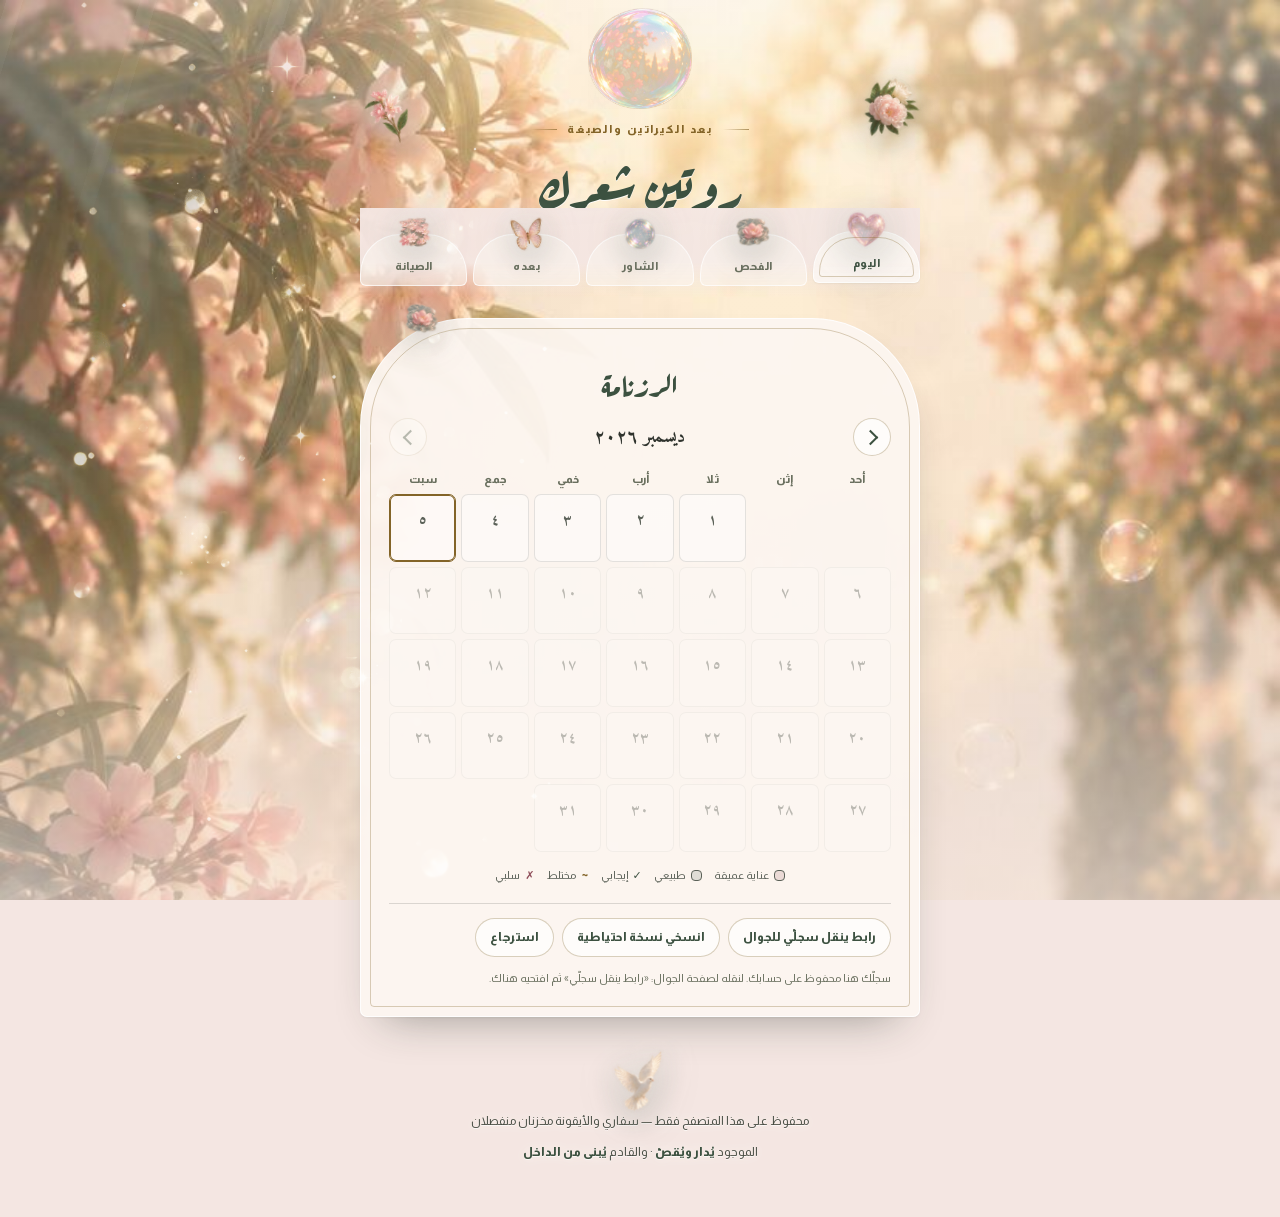
<file: hair/index.html>
<!doctype html>
<html lang="ar" dir="rtl">
<meta charset="utf-8">
<meta name="viewport" content="width=device-width,initial-scale=1,viewport-fit=cover">
<meta name="theme-color" content="#F4E6E2">
<meta name="apple-mobile-web-app-capable" content="yes">
<meta name="mobile-web-app-capable" content="yes">
<meta name="apple-mobile-web-app-status-bar-style" content="default">
<meta name="apple-mobile-web-app-title" content="شعرك">
<link rel="manifest" href="manifest.webmanifest">
<link rel="apple-touch-icon" href="apple-touch-icon.png">
<link rel="icon" type="image/png" sizes="192x192" href="icon-192.png">
<title>روتين شعرك</title>
<script>document.documentElement.classList.add('fl');</script>
<link rel="preload" href="fonts/ArefRuqaa-700-arabic.woff2" as="font" type="font/woff2" crossorigin>
<link rel="preload" href="fonts/Almarai-400-arabic.woff2" as="font" type="font/woff2" crossorigin>
<link rel="preload" href="fonts/Almarai-800-arabic.woff2" as="font" type="font/woff2" crossorigin>
<link rel="preload" href="fonts/Amiri-400-arabic.woff2" as="font" type="font/woff2" crossorigin>
<link rel="preload" href="fonts/Amiri-700-arabic.woff2" as="font" type="font/woff2" crossorigin>
<link rel="preload" href="fonts/Almarai-400-latin.woff2" as="font" type="font/woff2" crossorigin>
<link rel="preload" href="fonts/Almarai-800-latin.woff2" as="font" type="font/woff2" crossorigin>
<link rel="preload" href="gen/garden.jpg" as="image">
<link rel="preload" href="gen/bub21.png" as="image">
<style>
/* الخطوط محلية: لا رحلة لجوجل ولا انتظار — وتُخزَّن مع الصفحة للعمل بدون إنترنت */
@font-face{font-family:'Almarai';font-style:normal;font-weight:400;font-display:block;
  src:url(fonts/Almarai-400-arabic.woff2) format('woff2');unicode-range:U+0600-06FF, U+0750-077F, U+0870-088E, U+0890-0891, U+0897-08E1, U+08E3-08FF, U+200C-200E, U+2010-2011, U+204F, U+2E41, U+FB50-FDFF, U+FE70-FE74, U+FE76-FEFC, U+102E0-102FB, U+10E60-10E7E, U+10EC2-10EC4, U+10EFC-10EFF, U+1EE00-1EE03, U+1EE05-1EE1F, U+1EE21-1EE22, U+1EE24, U+1EE27, U+1EE29-1EE32, U+1EE34-1EE37, U+1EE39, U+1EE3B, U+1EE42, U+1EE47, U+1EE49, U+1EE4B, U+1EE4D-1EE4F, U+1EE51-1EE52, U+1EE54, U+1EE57, U+1EE59, U+1EE5B, U+1EE5D, U+1EE5F, U+1EE61-1EE62, U+1EE64, U+1EE67-1EE6A, U+1EE6C-1EE72, U+1EE74-1EE77, U+1EE79-1EE7C, U+1EE7E, U+1EE80-1EE89, U+1EE8B-1EE9B, U+1EEA1-1EEA3, U+1EEA5-1EEA9, U+1EEAB-1EEBB, U+1EEF0-1EEF1}
@font-face{font-family:'Almarai';font-style:normal;font-weight:400;font-display:block;
  src:url(fonts/Almarai-400-latin.woff2) format('woff2');unicode-range:U+0000-00FF, U+0131, U+0152-0153, U+02BB-02BC, U+02C6, U+02DA, U+02DC, U+0304, U+0308, U+0329, U+2000-206F, U+20AC, U+2122, U+2191, U+2193, U+2212, U+2215, U+FEFF, U+FFFD}
@font-face{font-family:'Almarai';font-style:normal;font-weight:800;font-display:block;
  src:url(fonts/Almarai-800-arabic.woff2) format('woff2');unicode-range:U+0600-06FF, U+0750-077F, U+0870-088E, U+0890-0891, U+0897-08E1, U+08E3-08FF, U+200C-200E, U+2010-2011, U+204F, U+2E41, U+FB50-FDFF, U+FE70-FE74, U+FE76-FEFC, U+102E0-102FB, U+10E60-10E7E, U+10EC2-10EC4, U+10EFC-10EFF, U+1EE00-1EE03, U+1EE05-1EE1F, U+1EE21-1EE22, U+1EE24, U+1EE27, U+1EE29-1EE32, U+1EE34-1EE37, U+1EE39, U+1EE3B, U+1EE42, U+1EE47, U+1EE49, U+1EE4B, U+1EE4D-1EE4F, U+1EE51-1EE52, U+1EE54, U+1EE57, U+1EE59, U+1EE5B, U+1EE5D, U+1EE5F, U+1EE61-1EE62, U+1EE64, U+1EE67-1EE6A, U+1EE6C-1EE72, U+1EE74-1EE77, U+1EE79-1EE7C, U+1EE7E, U+1EE80-1EE89, U+1EE8B-1EE9B, U+1EEA1-1EEA3, U+1EEA5-1EEA9, U+1EEAB-1EEBB, U+1EEF0-1EEF1}
@font-face{font-family:'Almarai';font-style:normal;font-weight:800;font-display:block;
  src:url(fonts/Almarai-800-latin.woff2) format('woff2');unicode-range:U+0000-00FF, U+0131, U+0152-0153, U+02BB-02BC, U+02C6, U+02DA, U+02DC, U+0304, U+0308, U+0329, U+2000-206F, U+20AC, U+2122, U+2191, U+2193, U+2212, U+2215, U+FEFF, U+FFFD}
@font-face{font-family:'Amiri';font-style:normal;font-weight:400;font-display:block;
  src:url(fonts/Amiri-400-arabic.woff2) format('woff2');unicode-range:U+0600-06FF, U+0750-077F, U+0870-088E, U+0890-0891, U+0897-08E1, U+08E3-08FF, U+200C-200E, U+2010-2011, U+204F, U+2E41, U+FB50-FDFF, U+FE70-FE74, U+FE76-FEFC, U+102E0-102FB, U+10E60-10E7E, U+10EC2-10EC4, U+10EFC-10EFF, U+1EE00-1EE03, U+1EE05-1EE1F, U+1EE21-1EE22, U+1EE24, U+1EE27, U+1EE29-1EE32, U+1EE34-1EE37, U+1EE39, U+1EE3B, U+1EE42, U+1EE47, U+1EE49, U+1EE4B, U+1EE4D-1EE4F, U+1EE51-1EE52, U+1EE54, U+1EE57, U+1EE59, U+1EE5B, U+1EE5D, U+1EE5F, U+1EE61-1EE62, U+1EE64, U+1EE67-1EE6A, U+1EE6C-1EE72, U+1EE74-1EE77, U+1EE79-1EE7C, U+1EE7E, U+1EE80-1EE89, U+1EE8B-1EE9B, U+1EEA1-1EEA3, U+1EEA5-1EEA9, U+1EEAB-1EEBB, U+1EEF0-1EEF1}
@font-face{font-family:'Amiri';font-style:normal;font-weight:400;font-display:block;
  src:url(fonts/Amiri-400-latin.woff2) format('woff2');unicode-range:U+0000-00FF, U+0131, U+0152-0153, U+02BB-02BC, U+02C6, U+02DA, U+02DC, U+0304, U+0308, U+0329, U+2000-206F, U+20AC, U+2122, U+2191, U+2193, U+2212, U+2215, U+FEFF, U+FFFD}
@font-face{font-family:'Amiri';font-style:normal;font-weight:700;font-display:block;
  src:url(fonts/Amiri-700-arabic.woff2) format('woff2');unicode-range:U+0600-06FF, U+0750-077F, U+0870-088E, U+0890-0891, U+0897-08E1, U+08E3-08FF, U+200C-200E, U+2010-2011, U+204F, U+2E41, U+FB50-FDFF, U+FE70-FE74, U+FE76-FEFC, U+102E0-102FB, U+10E60-10E7E, U+10EC2-10EC4, U+10EFC-10EFF, U+1EE00-1EE03, U+1EE05-1EE1F, U+1EE21-1EE22, U+1EE24, U+1EE27, U+1EE29-1EE32, U+1EE34-1EE37, U+1EE39, U+1EE3B, U+1EE42, U+1EE47, U+1EE49, U+1EE4B, U+1EE4D-1EE4F, U+1EE51-1EE52, U+1EE54, U+1EE57, U+1EE59, U+1EE5B, U+1EE5D, U+1EE5F, U+1EE61-1EE62, U+1EE64, U+1EE67-1EE6A, U+1EE6C-1EE72, U+1EE74-1EE77, U+1EE79-1EE7C, U+1EE7E, U+1EE80-1EE89, U+1EE8B-1EE9B, U+1EEA1-1EEA3, U+1EEA5-1EEA9, U+1EEAB-1EEBB, U+1EEF0-1EEF1}
@font-face{font-family:'Amiri';font-style:normal;font-weight:700;font-display:block;
  src:url(fonts/Amiri-700-latin.woff2) format('woff2');unicode-range:U+0000-00FF, U+0131, U+0152-0153, U+02BB-02BC, U+02C6, U+02DA, U+02DC, U+0304, U+0308, U+0329, U+2000-206F, U+20AC, U+2122, U+2191, U+2193, U+2212, U+2215, U+FEFF, U+FFFD}
@font-face{font-family:'Aref Ruqaa';font-style:normal;font-weight:700;font-display:block;
  src:url(fonts/ArefRuqaa-700-arabic.woff2) format('woff2');unicode-range:U+0600-06FF, U+0750-077F, U+0870-088E, U+0890-0891, U+0897-08E1, U+08E3-08FF, U+200C-200E, U+2010-2011, U+204F, U+2E41, U+FB50-FDFF, U+FE70-FE74, U+FE76-FEFC, U+102E0-102FB, U+10E60-10E7E, U+10EC2-10EC4, U+10EFC-10EFF, U+1EE00-1EE03, U+1EE05-1EE1F, U+1EE21-1EE22, U+1EE24, U+1EE27, U+1EE29-1EE32, U+1EE34-1EE37, U+1EE39, U+1EE3B, U+1EE42, U+1EE47, U+1EE49, U+1EE4B, U+1EE4D-1EE4F, U+1EE51-1EE52, U+1EE54, U+1EE57, U+1EE59, U+1EE5B, U+1EE5D, U+1EE5F, U+1EE61-1EE62, U+1EE64, U+1EE67-1EE6A, U+1EE6C-1EE72, U+1EE74-1EE77, U+1EE79-1EE7C, U+1EE7E, U+1EE80-1EE89, U+1EE8B-1EE9B, U+1EEA1-1EEA3, U+1EEA5-1EEA9, U+1EEAB-1EEBB, U+1EEF0-1EEF1}
@font-face{font-family:'Aref Ruqaa';font-style:normal;font-weight:700;font-display:block;
  src:url(fonts/ArefRuqaa-700-latin.woff2) format('woff2');unicode-range:U+0000-00FF, U+0131, U+0152-0153, U+02BB-02BC, U+02C6, U+02DA, U+02DC, U+0304, U+0308, U+0329, U+2000-206F, U+20AC, U+2122, U+2191, U+2193, U+2212, U+2215, U+FEFF, U+FFFD}
</style>

<style>
/*  بستان مسحور في ضوء النهار.
    كل لون هنا مقيس من صور المرجع الخمس، لا مخمَّن: السائد فيها أخضر عميق
    وسيج مغبّر وضباب ذهبي ووردي ترابي — مو وردي زاهي. فالصفحة ضباب شمس
    دافئ، وعند الأطراف ظلّ أوراق أخضر، وفوق الكل فقاعات صابون تطفو ببطء
    ورذاذ لامع. الألواح نوافذ بستان مقوّسة من ورق كريمي في الضباب،
    و«ممنوع» هي الظلّ الأخضر العميق — أغمق ما في الصور.                */
:root{
  /* مقيس من الصور */
  --haze:#F4E6E2;      /* أفتح ١٠٪ في صورة الفقاعات */
  --haze-gold:#E6CFB4; /* هالة شمس النافورة */
  --mist:#DCD2D4;
  --cream:#FCF6F1;
  --cream-2:#F6EDE6;
  --grove:#243028;     /* أغمق ما في الصور */
  --grove-2:#30463E;
  --sage:#5A665B;
  --sage-lt:#768771;
  --blush:#C1848B;     /* بتلة الدفلى */
  --blush-lt:#EDDCD8;

  /* حبر على الكريم #FCF6F1 — كل قيمة محسوبة */
  --ink:#2F332D;       /* 12.0 */
  --ink-2:#5B6158;     /*  5.9 */
  --ink-3:#6A705F;     /*  4.8 */
  --rose:#8E4C58;      /*  5.9 */
  --green:#3C5140;     /*  8.0 */
  --gold:#836428;      /*  5.1 */

  /* على الأخضر العميق #243028 */
  --on-g:#FCF6F1;      /* 12.8 */
  --gold-lt:#E3C88F;   /*  8.5 */
  --pink-lt:#EFCCCF;   /*  9.3 */
  --sage-pale:#C6D6C0; /*  9.0 */

  /* حبر النص الواقع على خلفية الصفحة نفسها — محسوب على أغمق نقطة #BFC6B4 */
  --on-page:#474C42;   /* 5.0 على الأخضر · 8.2 على الكريم */
  --on-page-2:#5E471B; /* 5.0 على الأخضر · 8.2 على الكريم */

  --hair:rgba(131,100,40,.30);
  --hair-2:rgba(47,51,45,.12);
  --rule:rgba(47,51,45,.16);

  --f-disp:'Aref Ruqaa','Amiri',Georgia,serif;
  --f-mid:'Amiri',Georgia,serif;
  --f-body:'Almarai',system-ui,-apple-system,sans-serif;

  /* ستيكر مُضاء من الخلف: هالة بيضاء + ظلّ أوراق */
  --sun:drop-shadow(0 0 14px rgba(255,252,246,.75)) drop-shadow(0 7px 14px rgba(36,48,40,.3));
  --panel:0 1px 2px rgba(36,48,40,.06), 0 22px 46px -24px rgba(36,48,40,.46);
}

*{box-sizing:border-box}
:root{direction:rtl;overflow-x:hidden}
/* الكلام مخفي لين توصل الخطوط — وإلا يرسم بخط النظام ثم يقفز لخطوطنا */
html.fl .wrap{visibility:hidden}

/* زر الرجوع لـ«شلونج» — يظهر بس لما الصفحة تنفتح من داخله */
.homepill{position:fixed;z-index:30;bottom:calc(12px + env(safe-area-inset-bottom));inset-inline-start:50%;transform:translateX(50%);
  display:inline-flex;align-items:center;gap:7px;text-decoration:none;font-family:'Almarai',system-ui,sans-serif;font-size:12px;font-weight:800;letter-spacing:.06em;
  color:#3C5140;background:rgba(252,246,241,.96);border:1px solid rgba(60,81,64,.35);border-radius:999px;padding:8px 15px;
  box-shadow:0 6px 18px rgba(60,81,64,.18);-webkit-tap-highlight-color:transparent}
.homepill::before{content:'';width:6px;height:6px;border-top:1.5px solid currentColor;border-right:1.5px solid currentColor;transform:rotate(45deg)}
.homepill[hidden]{display:none}
body{
  direction:rtl;margin:0;color:var(--ink);
  font-family:var(--f-body);font-size:15px;line-height:1.75;
  -webkit-text-size-adjust:100%;overflow-x:hidden;background:var(--haze);
}

/* ضوء البستان: شمس دافئة في الأعلى، ظلّ أوراق أخضر عند الحواف والأسفل */
body::before{
  content:'';position:fixed;inset:0;z-index:-3;background-color:var(--haze);
  background-image:
    linear-gradient(180deg,rgba(252,246,241,.34) 0%,rgba(252,246,241,.10) 22%,
                    rgba(252,246,241,.06) 60%,rgba(244,230,226,.42) 84%,rgba(244,230,226,.62) 100%),
    url("gen/garden.jpg");
  background-size:cover,cover;background-position:center top,center top}
/* رذاذ لامع كما في صور النافورة — طبقتان بمقاسَي بلاط مختلفَين */
/* أشعة مائلة من أعلى اليسار، مثل ضوء النافورة */
.rays{position:fixed;inset:-20% -30%;z-index:-1;pointer-events:none;opacity:.28;
  background:repeating-linear-gradient(107deg,
    rgba(255,251,238,0) 0 42px,
    rgba(255,251,238,.34) 42px 58px,
    rgba(255,251,238,0) 58px 128px);
  -webkit-mask-image:radial-gradient(62% 52% at 30% 2%,#000 0%,transparent 72%);
  mask-image:radial-gradient(62% 52% at 30% 2%,#000 0%,transparent 72%)}

/* فقاعات صابون تطلع من تحت الشاشة: تظهر من الأسفل، تتمايل، ترجف مثل الهلام، وتذوب فوق */
.bubbles{position:fixed;inset:0;z-index:9;pointer-events:none;overflow:hidden;mix-blend-mode:screen}
.bubw{position:absolute;top:auto;bottom:-26vh;animation:rise linear infinite}
.bubs{display:block;animation:sway ease-in-out infinite alternate}
.bub{display:block;height:auto;animation:wobble ease-in-out infinite;
  filter:drop-shadow(0 0 6px rgba(255,255,255,.6))}
@keyframes rise{0%{transform:translate3d(0,0,0);opacity:0}6%{opacity:1}
  88%{opacity:1}100%{transform:translate3d(0,-152vh,0);opacity:0}}
@keyframes sway{from{transform:translate3d(-18px,0,0) rotate(-5deg)}to{transform:translate3d(18px,0,0) rotate(5deg)}}
@keyframes wobble{0%,100%{transform:scale(1,1)}25%{transform:scale(1.055,.95)}
  50%{transform:scale(.955,1.045)}75%{transform:scale(1.03,.975)}}
.b1{inset-inline-start:11%;animation-duration:96.4s;animation-delay:-18.4s} .b1 .bubs{animation-duration:6.7s} .b1 .bub{width:84px;opacity:.34;animation-duration:2.7s}
.b2{inset-inline-start:48%;animation-duration:60.9s;animation-delay:-5.5s} .b2 .bubs{animation-duration:6.7s} .b2 .bub{width:64px;opacity:.40;animation-duration:3.0s}
.b3{inset-inline-start:85%;animation-duration:83.5s;animation-delay:-51.3s} .b3 .bubs{animation-duration:4.2s} .b3 .bub{width:84px;opacity:.93;animation-duration:1.8s}
.b4{inset-inline-start:25%;animation-duration:53.6s;animation-delay:-12.9s} .b4 .bubs{animation-duration:3.7s} .b4 .bub{width:54px;opacity:.82;animation-duration:2.6s}
.b5{inset-inline-start:62%;animation-duration:74.8s;animation-delay:-47.8s} .b5 .bubs{animation-duration:5.5s} .b5 .bub{width:64px;opacity:.97;animation-duration:3.0s}
.b6{inset-inline-start:2%;animation-duration:105.6s;animation-delay:-105.1s} .b6 .bubs{animation-duration:6.8s} .b6 .bub{width:78px;opacity:.28;animation-duration:3.1s}
.b7{inset-inline-start:39%;animation-duration:43.2s;animation-delay:-24.4s} .b7 .bubs{animation-duration:4.0s} .b7 .bub{width:26px;opacity:.58;animation-duration:2.0s}
.b8{inset-inline-start:76%;animation-duration:42.5s;animation-delay:-29.2s} .b8 .bubs{animation-duration:4.4s} .b8 .bub{width:40px;opacity:.64;animation-duration:3.5s}
.b9{inset-inline-start:16%;animation-duration:86.9s;animation-delay:-36.6s} .b9 .bubs{animation-duration:5.8s} .b9 .bub{width:46px;opacity:.22;animation-duration:2.2s}
.b10{inset-inline-start:53%;animation-duration:62.8s;animation-delay:-60.5s} .b10 .bubs{animation-duration:6.5s} .b10 .bub{width:34px;opacity:.70;animation-duration:2.0s}
.b11{inset-inline-start:90%;animation-duration:71.3s;animation-delay:-34.7s} .b11 .bubs{animation-duration:6.2s} .b11 .bub{width:18px;opacity:.52;animation-duration:2.1s}
.b12{inset-inline-start:30%;animation-duration:90.8s;animation-delay:-38.2s} .b12 .bubs{animation-duration:5.1s} .b12 .bub{width:26px;opacity:.88;animation-duration:2.5s}
.b13{inset-inline-start:67%;animation-duration:104.0s;animation-delay:-83.5s} .b13 .bubs{animation-duration:4.8s} .b13 .bub{width:16px;opacity:.46;animation-duration:3.4s}
.b14{inset-inline-start:7%;animation-duration:96.4s;animation-delay:-61.9s} .b14 .bubs{animation-duration:4.0s} .b14 .bub{width:22px;opacity:.76;animation-duration:3.6s}

/* رذاذ الضوء: ٤٨ لمعة مقصوصة من صورتها، كل وحدة تضيء وتنطفئ ببطء على إيقاعها */
.sparks{position:fixed;inset:0;z-index:8;pointer-events:none;overflow:hidden;mix-blend-mode:screen}
.spk{position:absolute;height:auto;transform:translate(50%,-50%) scale(.7);opacity:.75;
  animation:twinkle ease-in-out infinite}
@keyframes twinkle{0%,100%{opacity:0;transform:translate(50%,-50%) scale(.55)}
  50%{opacity:1;transform:translate(50%,-50%) scale(1)}}

.wrap{position:relative;z-index:2;max-width:600px;margin:0 auto;padding-inline:20px;
  padding-block:8px 52px}

h1,h2,h3{margin:0;line-height:1.3}
.stk{position:absolute;pointer-events:none;user-select:none;z-index:5;
  filter:var(--sun);max-width:100%;height:auto}

/* ══ الترويسة ═════════════════════════════════════════════════════ */
.head{position:relative;text-align:center;padding-block:clamp(164px,47vw,204px) 30px}
.head .hero{width:clamp(80px,23vw,104px);top:0;inset-inline-start:50%;
  transform:translateX(50%);filter:none;animation:bob 6.5s ease-in-out infinite}
@keyframes bob{0%,100%{transform:translateX(50%) translateY(0) rotate(0)}
  50%{transform:translateX(50%) translateY(-10px) rotate(3deg)}}
.head .peonywhite{width:clamp(44px,13vw,58px);top:44px;inset-inline-start:0;
  transform:rotate(-14deg)}
.head .branch{width:clamp(36px,11vw,48px);top:52px;inset-inline-end:2px;
  transform:rotate(16deg)}
.eyebrow{display:inline-flex;align-items:center;gap:10px;font-family:var(--f-body);
  font-size:11px;font-weight:800;letter-spacing:.17em;color:var(--gold);
  margin-bottom:15px}
.eyebrow::before,.eyebrow::after{content:'';width:26px;height:1px;
  background:linear-gradient(to right,transparent,rgba(131,100,40,.65))}
.head h1{font-family:var(--f-disp);font-size:clamp(40px,11.5vw,58px);font-weight:700;
  line-height:1.16;color:var(--green);
  text-shadow:0 1px 0 rgba(255,255,255,.9),0 0 30px rgba(255,252,242,.95)}
.head p{margin:14px auto 0;max-width:23em;color:var(--on-page);font-size:13px;
  line-height:1.8;text-shadow:0 0 10px rgba(255,252,246,.95),0 1px 0 rgba(255,255,255,.7)}

/* ══ الأرقام الثلاثة ══════════════════════════════════════════════ */
.stats{display:grid;grid-template-columns:repeat(3,1fr);margin-bottom:22px;
  border-block:1px solid var(--hair);padding-block:4px}
.stat{text-align:center;padding:14px 4px 13px}
.stat+.stat{border-inline-end:1px solid var(--hair-2)}
.stat b{display:block;font-family:var(--f-mid);font-weight:400;
  font-size:clamp(54px,16.5vw,80px);line-height:.94;color:var(--green);
  text-shadow:0 0 26px rgba(255,253,246,.95),0 1px 0 rgba(255,255,255,.8)}
.stat.s2 b{color:var(--rose)}
.stat.s3 b{color:var(--gold)}
.stat span{display:block;font-size:11px;font-weight:800;color:var(--ink);
  margin-top:6px;text-shadow:0 1px 0 rgba(255,255,255,.6)}
.stat small{display:block;font-size:11px;color:var(--on-page);letter-spacing:.07em}

/* ══ شريط الأسبوع ═════════════════════════════════════════════════ */
.week{display:flex;gap:5px;justify-content:center;margin-bottom:11px}
.day{flex:1 1 0;min-width:0;text-align:center;padding:8px 2px 9px;
  background:rgba(252,246,241,.62);border:1px solid rgba(255,255,255,.7);
  border-radius:3px 3px 0 0}
.day span{display:block;font-size:clamp(9.5px,2.6vw,11px);font-weight:800;
  color:var(--on-page)}
.day b{display:block;font-family:var(--f-mid);font-size:19px;font-weight:400;
  color:var(--on-page);line-height:1.2}
.day.on{background:rgba(252,246,241,.95);border-color:rgba(131,100,40,.42)}
.day.on span,.day.on b{color:var(--gold)}
.day.on2{background:rgba(252,246,241,.95);border-color:rgba(60,81,64,.4)}
.day.on2 span,.day.on2 b{color:var(--green)}
.weeknote{margin:0 0 6px;text-align:center;font-size:12px;color:var(--on-page);
  line-height:1.8;text-shadow:0 1px 0 rgba(255,255,255,.55)}

/* ══ عنوان الفصل ══════════════════════════════════════════════════ */
.chapter{text-align:center;margin:46px 0 20px}
.ch-no{display:block;font-family:var(--f-body);font-size:11px;font-weight:800;
  letter-spacing:.2em;color:var(--on-page-2);margin-bottom:5px;
  text-shadow:0 1px 0 rgba(255,255,255,.6)}
.ch-ttl{font-family:var(--f-disp);font-size:clamp(28px,7.4vw,36px);font-weight:700;
  color:var(--green);line-height:1.22;
  text-shadow:0 1px 0 rgba(255,255,255,.9),0 0 24px rgba(255,253,246,.9)}
.orn{display:flex;align-items:center;justify-content:center;gap:9px;margin-top:9px}
.orn::before,.orn::after{content:'';width:clamp(48px,17vw,86px);height:1px;
  background:linear-gradient(to right,transparent,rgba(131,100,40,.6))}
.orn::after{background:linear-gradient(to left,transparent,rgba(131,100,40,.6))}
.chsub{margin:10px auto 0;max-width:24em;font-size:13px;color:var(--on-page);line-height:1.75;
  text-shadow:0 0 10px rgba(255,252,246,.95),0 1px 0 rgba(255,255,255,.7)}
.orn i{width:7px;height:7px;background:var(--gold);transform:rotate(45deg);
  box-shadow:0 0 8px rgba(255,255,255,.9)}

/* ══ نافذة البستان: لوح كريمي مقوّس ═══════════════════════════════ */
.card{position:relative;background:rgba(252,246,241,.94);color:var(--ink);
  border-radius:clamp(66px,21vw,108px) clamp(66px,21vw,108px) 7px 7px;
  padding:clamp(34px,9vw,44px) clamp(20px,5.4vw,28px) 28px;
  box-shadow:var(--panel);margin-bottom:26px;
  border:1px solid rgba(255,255,255,.85)}
.card::after{content:'';position:absolute;inset:9px;pointer-events:none;
  border:1px solid var(--hair);
  border-radius:clamp(57px,19vw,99px) clamp(57px,19vw,99px) 4px 4px}

.card-hd{text-align:center;margin-bottom:17px}
.card-hd h2{font-family:var(--f-disp);font-size:clamp(25px,6.4vw,31px);
  font-weight:700;color:var(--green);line-height:1.24}
.chip{display:inline-block;margin-top:8px;font-family:var(--f-body);font-size:11px;
  font-weight:800;letter-spacing:.09em;color:var(--gold);
  border-block:1px solid rgba(131,100,40,.35);padding:3px 10px}
.simple .card-hd h2{color:var(--sage)}
.simple .chip{color:var(--green);border-color:rgba(60,81,64,.35)}
.after .card-hd h2{color:var(--rose)}
.after .chip{color:var(--rose);border-color:rgba(142,76,88,.35)}
.paused .card-hd h2{color:var(--ink-2)}
.paused .chip{color:var(--ink-3);border-color:var(--rule)}
.sub{color:var(--ink-2);font-size:13px;margin:0 0 20px;line-height:1.8;
  text-align:center}
.sub b{color:var(--ink);font-weight:800}

/* ══ الخطوات ══════════════════════════════════════════════════════ */
ol.steps{list-style:none;margin:0;padding:0;position:relative;z-index:1}
ol.steps>li{display:grid;grid-template-columns:32px 1fr;gap:14px;
  padding-bottom:19px;position:relative}
ol.steps>li:not(:last-child)::before{content:'';position:absolute;
  inset-inline-start:15.5px;top:34px;bottom:2px;width:1px;
  background:linear-gradient(rgba(131,100,40,.32),rgba(131,100,40,0))}
.num{width:32px;height:32px;border-radius:50%;border:1px solid rgba(131,100,40,.5);
  display:flex;align-items:center;justify-content:center;
  background:rgba(252,246,241,.98);
  font-family:var(--f-mid);font-size:17px;font-weight:700;color:var(--gold);
  position:relative;z-index:1}
.simple .num{border-color:rgba(60,81,64,.5);color:var(--green)}
.after .num{border-color:rgba(142,76,88,.5);color:var(--rose)}
.step-b h3{font-family:var(--f-mid);font-size:19px;font-weight:700;display:inline}
.en{font-family:var(--f-body);font-weight:800;font-size:15px}
.time{display:inline-block;margin-inline-start:8px;font-family:var(--f-body);
  font-size:11px;font-weight:800;letter-spacing:.05em;color:var(--gold);
  border:1px solid rgba(131,100,40,.4);border-radius:2px;padding:2px 8px;
  vertical-align:middle}
.step-b p{margin:3px 0 0;font-size:13px;color:var(--ink-2);line-height:1.75}
.step-b em{font-style:normal;color:var(--rose);font-weight:700}
.simple .step-b em{color:var(--green)}

/* ══ الجرد ════════════════════════════════════════════════════════ */
.plist{position:relative;z-index:1}
.prow{display:flex;align-items:center;justify-content:space-between;gap:12px;
  padding:12px 0;border-bottom:1px solid var(--hair-2)}
.prow:last-child{border-bottom:0}
.pname{min-width:0}
.pname b{display:block;font-size:15px;font-weight:800;line-height:1.5}
.pname span{display:block;font-size:12px;color:var(--ink-3);line-height:1.6}
.ptag{flex:none;font-size:11px;font-weight:800;letter-spacing:.05em;padding:3px 9px;
  border-radius:2px;border:1px solid;white-space:nowrap}
.t-rep{color:var(--rose);border-color:rgba(142,76,88,.4)}
.t-nat{color:var(--green);border-color:rgba(60,81,64,.4)}
.t-both,.t-when{color:var(--gold);border-color:rgba(131,100,40,.42)}

.alt{position:relative;z-index:1;margin:18px 0 0;padding:15px 17px;
  background:var(--cream-2);border:1px solid rgba(131,100,40,.3);border-radius:3px;
  font-size:12px;color:var(--ink-2);line-height:1.8}
.alt b{color:var(--ink);font-weight:800}
.alt em{font-style:normal;color:var(--rose);font-weight:800}
.rules{position:relative;z-index:1;margin-top:20px;padding-top:17px;
  border-top:1px solid var(--rule);display:flex;flex-direction:column;gap:10px}
.rules p{margin:0;font-size:12px;color:var(--ink-2);line-height:1.8}
.rules b{color:var(--ink);font-weight:800}

/* ══ القوائم ══════════════════════════════════════════════════════ */
ul.ticks{list-style:none;margin:0;padding:0;display:flex;flex-direction:column;
  gap:12px;position:relative;z-index:1}
ul.ticks li{position:relative;padding-inline-start:21px;font-size:15px;
  line-height:1.7}
ul.ticks li::before{content:'';position:absolute;inset-inline-start:3px;top:11px;
  width:6px;height:6px;background:var(--gold);transform:rotate(45deg)}
ul.ticks em{font-style:normal;color:var(--rose);font-weight:700}
.why{display:block;color:var(--ink-3);font-size:12px;margin-top:3px}
.paused ul.ticks li::before{background:var(--ink-3)}

/* ══ الظلّ الأخضر: أغمق ما في الصور، وهو مرسى الصفحة ══════════════ */
.slab{position:relative;background:var(--grove);color:var(--on-g);
  border-radius:clamp(66px,21vw,108px) clamp(66px,21vw,108px) 7px 7px;
  padding:clamp(34px,9vw,44px) clamp(20px,5.4vw,28px) 28px;margin-bottom:26px;
  box-shadow:var(--panel)}
.slab::before{content:'';position:absolute;inset:0;pointer-events:none;
  border-radius:inherit;opacity:.5;
  background:radial-gradient(72% 46% at 26% 4%,rgba(198,214,192,.22) 0%,rgba(198,214,192,0) 64%)}
.slab::after{content:'';position:absolute;inset:9px;pointer-events:none;
  border:1px solid rgba(227,200,143,.45);
  border-radius:clamp(57px,19vw,99px) clamp(57px,19vw,99px) 4px 4px}
.slab .cosmos{width:clamp(46px,13vw,60px);top:-24px;inset-inline-start:26px;
  transform:rotate(-9deg)}
.slab .card-hd h2{color:var(--on-g);text-shadow:none}
.slab .chip{color:var(--gold-lt);border-color:rgba(227,200,143,.45)}
.slab ul{list-style:none;margin:0;padding:0;display:flex;flex-direction:column;
  gap:13px;position:relative;z-index:1}
.slab li{position:relative;padding-inline-start:27px;font-size:15px;font-weight:700}
.slab li::before,.slab li::after{content:'';position:absolute;top:11px;
  inset-inline-start:2px;width:14px;height:1.5px;background:var(--pink-lt)}
.slab li::before{transform:rotate(45deg)}
.slab li::after{transform:rotate(-45deg)}
.avoid{position:relative;z-index:1;margin-top:20px;padding-top:16px;
  border-top:1px solid rgba(227,200,143,.3);font-size:12px;color:var(--sage-pale);
  line-height:1.85;text-align:center}
.avoid b{display:block;color:var(--on-g);font-weight:800;margin-bottom:5px}
.avoid code{font-family:var(--f-body);font-weight:800;font-size:12px;
  color:var(--gold-lt);white-space:nowrap}


/* ══ البوابات: خمس نوافذ مقوّسة، ستيكر فوق كل قوس — الصفحة قسم واحد في كل مرة ══ */
.gates{position:sticky;top:0;z-index:8;display:grid;grid-template-columns:repeat(5,1fr);
  gap:6px;padding:26px 0 10px;margin:-8px 0 22px;
  background:linear-gradient(rgba(244,230,226,.96) 62%,rgba(244,230,226,0))}
.gates button{position:relative;font:inherit;font-family:var(--f-body);cursor:pointer;
  padding:22px 2px 8px;border:1px solid rgba(255,255,255,.7);
  background:rgba(252,246,241,.55);color:var(--ink-3);
  border-radius:40px 40px 6px 6px;-webkit-tap-highlight-color:transparent;
  transition:background .25s,transform .25s,color .25s}
.gates button img{position:absolute;top:-18px;inset-inline-start:50%;
  transform:translateX(50%) rotate(-6deg);width:34px;height:auto;
  filter:var(--sun);transition:transform .3s;pointer-events:none}
.gates button span{display:block;font-size:11px;font-weight:800;letter-spacing:.04em}
.gates button.on{background:rgba(252,246,241,.98);color:var(--green);
  transform:translateY(-3px);box-shadow:var(--panel)}
.gates button.on::after{content:'';position:absolute;inset:5px;pointer-events:none;
  border:1px solid var(--hair);border-radius:35px 35px 3px 3px}
.gates button.on img{transform:translateX(50%) rotate(4deg) scale(1.22)}
.pane{display:none}
.pane.on{display:block;animation:panein .38s ease-out}
@keyframes panein{from{opacity:0}to{opacity:1}}
.pane>.chapter{margin-top:8px}
.head{padding-block:clamp(84px,24vw,104px) 2px}
.head h1{font-size:clamp(36px,10.5vw,52px)}
.head p{margin-top:8px}
.head .peonywhite{top:70px}
.head .branch{top:80px}

/* ══ السجل: رزنامة + فحص + آخر الغسلات ═══════════════════════════ */
/* ── تنقّل الشهر ── */
.nav{display:flex;align-items:center;justify-content:space-between;gap:10px;
  margin-bottom:14px;position:relative;z-index:1}
.nav button{width:38px;height:38px;flex:none;border-radius:50%;cursor:pointer;
  border:1px solid var(--hair);background:rgba(255,255,255,.7);
  display:grid;place-items:center;-webkit-tap-highlight-color:transparent;padding:0}
.nav button::before{content:'';width:9px;height:9px;border-style:solid;
  border-color:var(--green);border-width:0}
/* السهم مرسوم لا مكتوب: المحارف ‹› ينعكس رسمها في RTL فتقلب المعنى */
#prev::before{border-width:2px 2px 0 0;transform:translateX(-2px) rotate(45deg)}
#next::before{border-width:0 0 2px 2px;transform:translateX(2px) rotate(45deg)}
.nav button:disabled{opacity:.35;cursor:default}
.nav b{font-family:var(--f-mid);font-size:19px;font-weight:700;color:var(--ink)}

/* ── الشبكة ── */
.dows,.grid{display:grid;grid-template-columns:repeat(7,minmax(0,1fr));gap:5px;
  position:relative;z-index:1}
.dows{margin-bottom:5px}
.dows span{text-align:center;font-size:11px;font-weight:800;color:var(--ink-3)}
.cell{position:relative;aspect-ratio:1;min-width:0;padding:0;line-height:1.15;border-radius:7px;cursor:pointer;
  border:1px solid var(--hair-2);background:rgba(255,255,255,.45);
  display:flex;flex-direction:column;align-items:center;justify-content:center;gap:3px;
  font-family:var(--f-mid);font-size:15px;font-weight:700;color:var(--ink-2);
  -webkit-tap-highlight-color:transparent;transition:transform .12s}
.cell:active{transform:scale(.94)}
.cell.pad{visibility:hidden;cursor:default}
.cell.future{opacity:.4;cursor:default}
.cell.today{border-color:var(--gold);box-shadow:0 0 0 1px var(--gold) inset}
.cell.sel{box-shadow:0 0 0 2px var(--green) inset;border-color:var(--green)}
.cell.r{background:rgba(142,76,88,.16);border-color:rgba(142,76,88,.45);color:var(--rose);
  font-weight:700}
.cell.n{background:rgba(60,81,64,.14);border-color:rgba(60,81,64,.45);color:var(--green);
  font-weight:700}
.vd{font-family:var(--f-body);font-size:11px;font-weight:800;line-height:1;height:11px}
.vd.pos{color:var(--green)} .vd.neg{color:var(--rose)} .vd.mix{color:var(--gold)}
.ed-vd{text-align:center;font-size:12.5px;font-weight:800;margin:-6px 0 12px}
.ed-vd.pos{color:var(--green)} .ed-vd.neg{color:var(--rose)} .ed-vd.mix{color:var(--gold)}
.ed-vd.none{color:var(--ink-3);font-weight:700}
.tl .vd{display:inline-block;margin-inline-start:6px}
.dot{display:flex;gap:2px;height:5px}
.dot i{width:5px;height:5px;border-radius:50%}
.dot .g{background:var(--green)}
.dot .b{background:var(--rose)}

.legend{display:flex;flex-wrap:wrap;gap:12px;justify-content:center;margin-top:14px;
  font-size:11px;color:var(--ink-2);position:relative;z-index:1}
.legend span{display:inline-flex;align-items:center;gap:5px}
.legend i{width:11px;height:11px;border-radius:4px;border:1px solid}
.lg-r{background:rgba(142,76,88,.16);border-color:rgba(142,76,88,.45)}
.lg-n{background:rgba(60,81,64,.14);border-color:rgba(60,81,64,.45)}

/* ── محرّر اليوم ── */
.editor{position:relative;z-index:1;margin-top:18px;padding-top:16px;
  border-top:1px solid var(--rule)}
.ed-date{text-align:center;font-family:var(--f-mid);font-size:17px;font-weight:700;
  color:var(--ink);margin-bottom:12px}
.types{display:grid;grid-template-columns:repeat(3,1fr);gap:8px;margin-bottom:16px}
.types button{font:inherit;font-family:var(--f-body);font-size:13px;font-weight:800;
  padding:11px 4px;border-radius:6px;cursor:pointer;border:1px solid var(--hair-2);
  background:rgba(255,255,255,.6);color:var(--ink-2);
  -webkit-tap-highlight-color:transparent}
.types button[aria-pressed="true"][data-t="r"]{background:rgba(142,76,88,.18);
  border-color:var(--rose);color:var(--rose)}
.types button[aria-pressed="true"][data-t="n"]{background:rgba(60,81,64,.16);
  border-color:var(--green);color:var(--green)}
.types button[aria-pressed="true"][data-t=""]{background:rgba(47,51,45,.08);
  border-color:var(--ink-3);color:var(--ink-2)}
/* المتوقع بعد كل شاور: ثلاثة أعمدة — طبيعي / إيجابي / مقلق */
.expect{margin:-6px 0 16px;padding:13px 14px;border-radius:6px;
  background:var(--cream-2);border:1px solid var(--hair-2);font-size:12px;line-height:1.75}
.expect h4{margin:0 0 6px;font-family:var(--f-mid);font-size:15px;font-weight:700;color:var(--ink)}
.expect p{margin:0 0 5px;color:var(--ink-2)}
.expect p:last-child{margin-bottom:0}
.expect b{font-weight:800}
.expect .ok{color:var(--green)} .expect .nb{color:var(--gold)} .expect .no{color:var(--rose)}
.grp{margin-bottom:14px}
.grp h3{font-family:var(--f-body);font-size:11px;font-weight:800;letter-spacing:.1em;
  margin-bottom:8px}
.grp.good h3{color:var(--green)}
.grp.bad h3{color:var(--rose)}
.tags{display:flex;flex-wrap:wrap;gap:7px}
.tags button{font:inherit;font-family:var(--f-body);font-size:12px;font-weight:700;
  padding:7px 12px;border-radius:999px;cursor:pointer;border:1px solid var(--hair-2);
  background:rgba(255,255,255,.62);color:var(--ink-2);
  -webkit-tap-highlight-color:transparent;line-height:1.4}
.good .tags button[aria-pressed="true"]{background:rgba(60,81,64,.16);
  border-color:var(--green);color:var(--green)}
.bad .tags button[aria-pressed="true"]{background:rgba(142,76,88,.16);
  border-color:var(--rose);color:var(--rose)}
textarea{width:100%;font:inherit;font-family:var(--f-body);font-size:13px;
  color:var(--ink);background:rgba(255,255,255,.7);border:1px solid var(--hair-2);
  border-radius:6px;padding:10px 12px;resize:vertical;min-height:62px;line-height:1.7}
textarea::placeholder{color:var(--ink-3)}
.saved{text-align:center;font-size:11px;font-weight:700;color:var(--ink-3);margin-top:12px;
  min-height:1.4em}
.saved.ok{color:var(--green)}
.saved.warn{color:var(--gold)}

/* ── الفحص ── */
.verdict{position:relative;z-index:1;border-radius:8px;padding:16px 17px;margin-bottom:14px;
  border:1px solid}
.verdict h3{font-family:var(--f-disp);font-size:20px;font-weight:700;margin-bottom:5px}
.verdict p{margin:0;font-size:13px;line-height:1.8;color:var(--ink-2)}
.v-ok{background:rgba(60,81,64,.09);border-color:rgba(60,81,64,.4)}
.v-ok h3{color:var(--green)}
.v-warn{background:rgba(131,100,40,.1);border-color:rgba(131,100,40,.45)}
.v-warn h3{color:var(--gold)}
.v-act{background:rgba(142,76,88,.1);border-color:rgba(142,76,88,.45)}
.v-act h3{color:var(--rose)}
.v-none{background:rgba(47,51,45,.05);border-color:var(--hair-2)}
.v-none h3{color:var(--ink-2)}

.bars{position:relative;z-index:1;margin:16px 0 4px}
.bar{margin-bottom:11px}
.bar .lab{display:flex;justify-content:space-between;font-size:11px;font-weight:800;
  margin-bottom:4px}
.bar .lab span:last-child{font-family:var(--f-mid);font-size:13px}
.bar .track{height:7px;border-radius:99px;background:rgba(47,51,45,.09);overflow:hidden}
.bar .fill{height:100%;border-radius:99px;transition:width .35s}
.bar.p .lab{color:var(--rose)} .bar.p .fill{background:var(--rose)}
.bar.m .lab{color:var(--gold)} .bar.m .fill{background:var(--gold)}
.bar.i .lab{color:var(--green)} .bar.i .fill{background:var(--green)}

.notes{position:relative;z-index:1;margin-top:16px;padding-top:15px;
  border-top:1px solid var(--rule);display:flex;flex-direction:column;gap:9px}
.notes p{margin:0;font-size:12px;line-height:1.75;color:var(--ink-2)}
.notes b{color:var(--ink);font-weight:800}
.notes .sig{color:var(--rose);font-weight:800}

/* ── الملخص ── */
.sums{display:grid;grid-template-columns:repeat(3,1fr);
  border-block:1px solid var(--hair);margin-bottom:22px}
.sum{text-align:center;padding:14px 4px 13px}
.sum+.sum{border-inline-end:1px solid var(--hair-2)}
.sum b{display:block;font-family:var(--f-mid);font-weight:400;
  font-size:clamp(40px,12vw,58px);line-height:.95;color:var(--green);
  text-shadow:0 0 22px rgba(255,253,246,.95)}
.sum.s2 b{color:var(--rose)} .sum.s3 b{color:var(--gold)}
.sum span{display:block;font-size:11px;font-weight:800;color:var(--ink);margin-top:5px}
.sum small{display:block;font-size:11px;color:var(--on-page)}

.timeline{position:relative;z-index:1;display:flex;flex-direction:column;gap:10px}
.tl{display:grid;grid-template-columns:62px 1fr;gap:11px;align-items:start;
  padding-bottom:10px;border-bottom:1px solid var(--hair-2)}
.tl:last-child{border-bottom:0;padding-bottom:0}
.tl .d{font-family:var(--f-mid);font-size:13px;color:var(--ink-3);padding-top:2px}
.tl .k{font-size:12px;font-weight:800;margin-bottom:3px}
.tl .k.r{color:var(--rose)} .tl .k.n{color:var(--green)}
.tl .s{font-size:12px;color:var(--ink-2);line-height:1.7}
.tl .s em{font-style:normal;color:var(--rose);font-weight:700}
.tl .s .gd{color:var(--green);font-weight:700}
.empty{text-align:center;font-size:13px;color:var(--ink-3);padding:6px 0}



/* ══ للمبتدئة: كل خطوة فيها الكمية والمكان والوقت كسطور منفصلة ══ */
.how{margin:7px 0 0;padding:0;list-style:none;display:flex;flex-direction:column;gap:4px}
.how li{display:block;font-size:12px;color:var(--ink-2);line-height:1.7;padding-inline-start:16px;position:relative}
.how li::before{content:'';position:absolute;inset-inline-start:2px;top:9px;width:5px;height:5px;
  border-radius:50%;background:var(--gold)}
.how b{color:var(--ink);font-weight:800}
.how em{font-style:normal;color:var(--rose);font-weight:700}

/* ══ خطوات أوضح: خلاصة + حقائق + تفاصيل مطوية ═══════════════════ */
.flow{position:relative;z-index:1;display:flex;align-items:center;justify-content:center;flex-wrap:wrap;gap:6px 0;margin:0 0 14px}
.flow+.flow{margin-top:-8px}
.flow em{font-style:normal;font-size:10.5px;font-weight:800;color:var(--ink-3);margin-inline-end:7px;min-width:4.6em;text-align:end}
.flow span{font-size:11px;font-weight:800;color:var(--gold);background:rgba(255,255,255,.72);border:1px solid rgba(131,100,40,.4);border-radius:999px;padding:4px 8px;white-space:nowrap;line-height:1.3}
.simple .flow span{color:var(--green);border-color:rgba(60,81,64,.3)}
.flow span small{font-size:10px;font-weight:800;color:var(--rose);margin-inline-start:4px}
.flow i{width:11px;height:1px;background:rgba(60,81,64,.4);position:relative;margin:0 1px}
.flow i::after{content:'';position:absolute;left:-1px;top:-3px;width:6px;height:6px;border-left:1px solid rgba(60,81,64,.65);border-bottom:1px solid rgba(60,81,64,.65);transform:rotate(45deg)}
.facts{display:flex;flex-wrap:wrap;gap:5px;margin:8px 0 0}
.facts span{font-size:11.5px;font-weight:700;color:var(--ink-2);background:rgba(60,81,64,.07);border-radius:8px;padding:4px 9px;line-height:1.45}
.facts span b{color:var(--ink);font-weight:800;margin-inline-end:4px}
.facts .t{color:var(--rose);background:rgba(142,76,88,.09);font-weight:800}
details.more{margin-top:7px}
details.more>summary{list-style:none;cursor:pointer;display:inline-flex;align-items:center;gap:7px;font-size:12px;font-weight:800;color:var(--green);padding:3px 0;-webkit-tap-highlight-color:transparent}
details.more>summary::-webkit-details-marker{display:none}
details.more>summary::before{content:'';width:6px;height:6px;border-left:1.5px solid currentColor;border-bottom:1.5px solid currentColor;transform:rotate(-45deg) translateY(-1px);transition:transform .2s}
details.more[open]>summary::before{transform:rotate(135deg) translateY(-1px)}
details.more[open]>summary{color:var(--ink-3)}
details.more>p{margin:8px 0 0;font-size:13px;color:var(--ink-2);line-height:1.75}
.allbtn{position:relative;z-index:1;display:block;margin:-8px auto 18px;font:inherit;font-family:var(--f-body);font-size:11.5px;font-weight:800;letter-spacing:.04em;color:var(--ink-3);background:none;border:1px dashed rgba(60,81,64,.35);border-radius:999px;padding:6px 14px;cursor:pointer;-webkit-tap-highlight-color:transparent}
ol.steps>li.brk{display:block;padding:0 0 18px;text-align:center}
ol.steps>li.brk::before{display:none}
ol.steps>li.brk span{display:inline-block;font-size:12px;font-weight:800;color:var(--rose);background:rgba(142,76,88,.08);border-radius:999px;padding:6px 14px;line-height:1.5}
details.fold{position:relative;z-index:1}
details.fold>summary{list-style:none;cursor:pointer;display:block;-webkit-tap-highlight-color:transparent}
details.fold>summary::-webkit-details-marker{display:none}
details.fold>summary .card-hd{margin-bottom:0}
details.fold[open]>summary .card-hd{margin-bottom:17px}
details.fold .chip .c-open{display:none}
details.fold[open] .chip .c-open{display:inline}
details.fold[open] .chip .c-shut{display:none}
details.cases{margin-top:14px;padding-top:14px;border-top:1px solid var(--hair-2)}
details.cases .card-hd h2{font-size:21px}
details.cases[open]>summary .card-hd{margin-bottom:2px}
details.cases .alt{margin-top:12px}
.prep{margin-bottom:24px}
.prep ul.ticks li{font-size:14px}
.gloss{display:grid;grid-template-columns:1fr;gap:0;position:relative;z-index:1}
.gloss div{padding:10px 0;border-bottom:1px solid var(--hair-2);font-size:13px;line-height:1.7;color:var(--ink-2)}
.gloss div:last-child{border-bottom:0}
.gloss b{display:block;color:var(--ink);font-weight:800;font-size:14px}




/* ── نسخة احتياطية ونقل ── */
.backup{position:relative;z-index:1;margin-top:18px;padding-top:14px;border-top:1px solid var(--rule);
  display:flex;flex-wrap:wrap;gap:8px;align-items:center}
.backup button{font:inherit;font-family:var(--f-body);font-size:12px;font-weight:800;
  padding:8px 14px;border-radius:999px;cursor:pointer;border:1px solid var(--hair);
  background:rgba(255,255,255,.7);color:var(--green);-webkit-tap-highlight-color:transparent}
.backup p{flex-basis:100%;margin:4px 0 0;font-size:11px;color:var(--ink-3);line-height:1.7}

/* ══ الرافعتان ════════════════════════════════════════════════════ */
.levers{display:grid;grid-template-columns:1fr 1fr;gap:16px;margin-top:4px}
@media (max-width:520px){.levers{grid-template-columns:1fr}}
.lever{position:relative;background:rgba(252,246,241,.78);
  border:1px solid rgba(255,255,255,.8);border-radius:3px;padding:19px 18px 17px;
  text-align:center;box-shadow:0 10px 26px -18px rgba(36,48,40,.5);
  border-top:2px solid rgba(60,81,64,.5)}
.lever h3{font-family:var(--f-disp);font-size:19px;font-weight:700;
  color:var(--green);margin-bottom:6px}
.lever p{margin:0;font-size:12px;color:var(--on-page);line-height:1.8}

/* ══ الختام ═══════════════════════════════════════════════════════ */
.closing{display:flex;justify-content:center;margin-top:40px}
.closing img{width:clamp(168px,48vw,232px);transform:rotate(-2deg);
  filter:drop-shadow(0 0 26px rgba(255,255,255,.7)) drop-shadow(0 14px 28px rgba(36,48,40,.34))}
footer{position:relative;text-align:center;color:var(--on-page);font-size:12px;
  line-height:2.1;padding-top:66px;margin-top:4px;
  text-shadow:0 0 12px rgba(255,252,246,.95),0 1px 0 rgba(255,255,255,.7)}
footer b{color:var(--green);font-weight:800}
footer a{color:var(--green);font-weight:800;text-decoration:none;
  border-bottom:1px solid rgba(60,81,64,.45);padding-bottom:1px}
footer .dove{width:clamp(40px,12vw,54px);top:8px;inset-inline-start:50%;
  transform:translateX(50%) rotate(-6deg)}

/* ══ ستيكرات الأقواس ══════════════════════════════════════════════ */
.mark{width:clamp(30px,8.5vw,40px);top:-17px;z-index:6}
.mark-r{inset-inline-start:clamp(34px,12vw,62px);transform:rotate(-12deg)}
.mark-l{inset-inline-end:clamp(34px,12vw,62px);transform:rotate(11deg)}
.mark.butterfly{width:clamp(36px,10vw,48px);top:-21px}
.mark.peonypink{width:clamp(44px,12vw,58px);top:auto;bottom:-20px;
  inset-inline-end:22px;transform:rotate(7deg)}

@media (max-width:400px){
  .head{padding-block:132px 24px}
  .chapter{margin:38px 0 18px}
}
/* «تقليل الحركة» كان يوقف كل شي فتعلق الفقاعات فوق — الزينة مستثناة، والباقي يحترم الإعداد */
@media (prefers-reduced-motion:reduce){
  *:not(.bubw):not(.bubs):not(.bub):not(.spk):not(.hero){transition:none!important;animation:none!important}}
</style>

<div class="rays"></div>
<div class="bubbles" aria-hidden="true">
  <span class="bubw b1"><span class="bubs"><img class="bub" decoding="async" src="gen/bub21.png" alt="" width="360" height="348"></span></span>
  <span class="bubw b2"><span class="bubs"><img class="bub" decoding="async" src="gen/bub24.png" alt="" width="360" height="230"></span></span>
  <span class="bubw b3"><span class="bubs"><img class="bub" decoding="async" src="gen/bub26.png" alt="" width="199" height="192"></span></span>
  <span class="bubw b4"><span class="bubs"><img class="bub" decoding="async" src="gen/bub22.png" alt="" width="360" height="316"></span></span>
  <span class="bubw b5"><span class="bubs"><img class="bub" decoding="async" src="gen/bub27.png" alt="" width="181" height="178"></span></span>
  <span class="bubw b6"><span class="bubs"><img class="bub" decoding="async" src="gen/bub23.png" alt="" width="360" height="306"></span></span>
  <span class="bubw b7"><span class="bubs"><img class="bub" decoding="async" src="gen/bub25.png" alt="" width="360" height="245"></span></span>
  <span class="bubw b8"><span class="bubs"><img class="bub" decoding="async" src="gen/bub26.png" alt="" width="199" height="192"></span></span>
  <span class="bubw b9"><span class="bubs"><img class="bub" decoding="async" src="gen/bub21.png" alt="" width="360" height="348"></span></span>
  <span class="bubw b10"><span class="bubs"><img class="bub" decoding="async" src="gen/bub27.png" alt="" width="181" height="178"></span></span>
  <span class="bubw b11"><span class="bubs"><img class="bub" decoding="async" src="gen/bub25.png" alt="" width="360" height="245"></span></span>
  <span class="bubw b12"><span class="bubs"><img class="bub" decoding="async" src="gen/bub22.png" alt="" width="360" height="316"></span></span>
  <span class="bubw b13"><span class="bubs"><img class="bub" decoding="async" src="gen/bub24.png" alt="" width="360" height="230"></span></span>
  <span class="bubw b14"><span class="bubs"><img class="bub" decoding="async" src="gen/bub23.png" alt="" width="360" height="306"></span></span>
</div>
<div class="sparks" aria-hidden="true">
  <img class="spk" decoding="async" src="gen/spk1.png" alt="" style="inset-inline-start:95.2%;top:79.2%;width:19px;animation-duration:4.5s;animation-delay:-4.3s">
  <img class="spk" decoding="async" src="gen/spk2.png" alt="" style="inset-inline-start:93.6%;top:65.6%;width:38px;animation-duration:5.7s;animation-delay:-0.5s">
  <img class="spk" decoding="async" src="gen/spk3.png" alt="" style="inset-inline-start:93.4%;top:0.8%;width:16px;animation-duration:6.5s;animation-delay:-0.5s">
  <img class="spk" decoding="async" src="gen/spk4.png" alt="" style="inset-inline-start:93.6%;top:51.1%;width:53px;animation-duration:8.7s;animation-delay:-8.2s">
  <img class="spk" decoding="async" src="gen/spk5.png" alt="" style="inset-inline-start:92.7%;top:23.4%;width:19px;animation-duration:4.0s;animation-delay:-2.0s">
  <img class="spk" decoding="async" src="gen/spk6.png" alt="" style="inset-inline-start:92.6%;top:38.5%;width:70px;animation-duration:3.9s;animation-delay:-2.6s">
  <img class="spk" decoding="async" src="gen/spk7.png" alt="" style="inset-inline-start:90.3%;top:33.9%;width:14px;animation-duration:6.0s;animation-delay:-0.1s">
  <img class="spk" decoding="async" src="gen/spk8.png" alt="" style="inset-inline-start:88.8%;top:47.5%;width:21px;animation-duration:4.2s;animation-delay:-0.4s">
  <img class="spk" decoding="async" src="gen/spk9.png" alt="" style="inset-inline-start:87.4%;top:11.9%;width:16px;animation-duration:4.5s;animation-delay:-1.2s">
  <img class="spk" decoding="async" src="gen/spk10.png" alt="" style="inset-inline-start:87.0%;top:77.6%;width:16px;animation-duration:6.2s;animation-delay:-2.0s">
  <img class="spk" decoding="async" src="gen/spk11.png" alt="" style="inset-inline-start:86.0%;top:84.1%;width:15px;animation-duration:9.1s;animation-delay:-6.3s">
  <img class="spk" decoding="async" src="gen/spk12.png" alt="" style="inset-inline-start:84.9%;top:23.4%;width:72px;animation-duration:6.4s;animation-delay:-3.0s">
  <img class="spk" decoding="async" src="gen/spk13.png" alt="" style="inset-inline-start:85.0%;top:7.4%;width:18px;animation-duration:6.9s;animation-delay:-3.6s">
  <img class="spk" decoding="async" src="gen/spk14.png" alt="" style="inset-inline-start:85.0%;top:77.4%;width:22px;animation-duration:6.7s;animation-delay:-2.1s">
  <img class="spk" decoding="async" src="gen/spk15.png" alt="" style="inset-inline-start:84.7%;top:0.9%;width:23px;animation-duration:4.3s;animation-delay:-0.1s">
  <img class="spk" decoding="async" src="gen/spk16.png" alt="" style="inset-inline-start:84.0%;top:60.3%;width:72px;animation-duration:9.3s;animation-delay:-1.0s">
  <img class="spk" decoding="async" src="gen/spk17.png" alt="" style="inset-inline-start:83.7%;top:91.0%;width:16px;animation-duration:8.2s;animation-delay:-5.4s">
  <img class="spk" decoding="async" src="gen/spk18.png" alt="" style="inset-inline-start:81.1%;top:50.9%;width:17px;animation-duration:6.6s;animation-delay:-5.9s">
  <img class="spk" decoding="async" src="gen/spk19.png" alt="" style="inset-inline-start:80.8%;top:72.3%;width:16px;animation-duration:5.9s;animation-delay:-0.8s">
  <img class="spk" decoding="async" src="gen/spk20.png" alt="" style="inset-inline-start:77.6%;top:7.4%;width:71px;animation-duration:7.3s;animation-delay:-3.8s">
  <img class="spk" decoding="async" src="gen/spk21.png" alt="" style="inset-inline-start:76.8%;top:32.1%;width:72px;animation-duration:8.1s;animation-delay:-2.8s">
  <img class="spk" decoding="async" src="gen/spk22.png" alt="" style="inset-inline-start:76.6%;top:48.4%;width:53px;animation-duration:9.1s;animation-delay:-4.5s">
  <img class="spk" decoding="async" src="gen/spk23.png" alt="" style="inset-inline-start:75.9%;top:68.9%;width:14px;animation-duration:5.2s;animation-delay:-2.1s">
  <img class="spk" decoding="async" src="gen/spk24.png" alt="" style="inset-inline-start:74.7%;top:53.3%;width:14px;animation-duration:5.2s;animation-delay:-3.3s">
  <img class="spk" decoding="async" src="gen/spk25.png" alt="" style="inset-inline-start:73.9%;top:10.8%;width:16px;animation-duration:8.4s;animation-delay:-6.3s">
  <img class="spk" decoding="async" src="gen/spk26.png" alt="" style="inset-inline-start:73.9%;top:41.9%;width:14px;animation-duration:4.9s;animation-delay:-1.0s">
  <img class="spk" decoding="async" src="gen/spk27.png" alt="" style="inset-inline-start:72.3%;top:24.3%;width:24px;animation-duration:5.1s;animation-delay:-4.7s">
  <img class="spk" decoding="async" src="gen/spk28.png" alt="" style="inset-inline-start:71.9%;top:83.2%;width:24px;animation-duration:5.0s;animation-delay:-0.7s">
  <img class="spk" decoding="async" src="gen/spk29.png" alt="" style="inset-inline-start:72.2%;top:75.4%;width:72px;animation-duration:5.8s;animation-delay:-5.2s">
  <img class="spk" decoding="async" src="gen/spk30.png" alt="" style="inset-inline-start:71.0%;top:49.3%;width:14px;animation-duration:4.0s;animation-delay:-0.3s">
  <img class="spk" decoding="async" src="gen/spk31.png" alt="" style="inset-inline-start:70.3%;top:69.1%;width:63px;animation-duration:9.4s;animation-delay:-7.7s">
  <img class="spk" decoding="async" src="gen/spk32.png" alt="" style="inset-inline-start:70.1%;top:54.7%;width:31px;animation-duration:4.4s;animation-delay:-2.1s">
  <img class="spk" decoding="async" src="gen/spk33.png" alt="" style="inset-inline-start:69.4%;top:11.0%;width:48px;animation-duration:9.1s;animation-delay:-7.6s">
  <img class="spk" decoding="async" src="gen/spk34.png" alt="" style="inset-inline-start:67.1%;top:66.3%;width:31px;animation-duration:6.0s;animation-delay:-3.1s">
  <img class="spk" decoding="async" src="gen/spk35.png" alt="" style="inset-inline-start:66.6%;top:3.3%;width:57px;animation-duration:7.6s;animation-delay:-5.4s">
  <img class="spk" decoding="async" src="gen/spk36.png" alt="" style="inset-inline-start:66.1%;top:37.6%;width:26px;animation-duration:8.6s;animation-delay:-5.4s">
  <img class="spk" decoding="async" src="gen/spk37.png" alt="" style="inset-inline-start:66.0%;top:96.0%;width:66px;animation-duration:5.6s;animation-delay:-4.6s">
  <img class="spk" decoding="async" src="gen/spk38.png" alt="" style="inset-inline-start:65.4%;top:14.3%;width:17px;animation-duration:5.4s;animation-delay:-3.3s">
  <img class="spk" decoding="async" src="gen/spk39.png" alt="" style="inset-inline-start:65.0%;top:26.3%;width:72px;animation-duration:7.7s;animation-delay:-2.2s">
  <img class="spk" decoding="async" src="gen/spk40.png" alt="" style="inset-inline-start:64.9%;top:48.0%;width:23px;animation-duration:5.8s;animation-delay:-3.8s">
  <img class="spk" decoding="async" src="gen/spk41.png" alt="" style="inset-inline-start:62.9%;top:16.5%;width:14px;animation-duration:7.0s;animation-delay:-4.5s">
  <img class="spk" decoding="async" src="gen/spk42.png" alt="" style="inset-inline-start:62.1%;top:93.2%;width:16px;animation-duration:6.1s;animation-delay:-1.2s">
  <img class="spk" decoding="async" src="gen/spk43.png" alt="" style="inset-inline-start:60.5%;top:45.9%;width:14px;animation-duration:8.2s;animation-delay:-2.2s">
  <img class="spk" decoding="async" src="gen/spk44.png" alt="" style="inset-inline-start:59.2%;top:51.2%;width:15px;animation-duration:8.2s;animation-delay:-6.5s">
  <img class="spk" decoding="async" src="gen/spk45.png" alt="" style="inset-inline-start:58.3%;top:88.4%;width:22px;animation-duration:9.4s;animation-delay:-1.1s">
  <img class="spk" decoding="async" src="gen/spk46.png" alt="" style="inset-inline-start:58.1%;top:10.1%;width:27px;animation-duration:4.4s;animation-delay:-2.4s">
  <img class="spk" decoding="async" src="gen/spk47.png" alt="" style="inset-inline-start:57.4%;top:38.8%;width:16px;animation-duration:7.4s;animation-delay:-2.7s">
  <img class="spk" decoding="async" src="gen/spk48.png" alt="" style="inset-inline-start:57.1%;top:87.1%;width:15px;animation-duration:4.2s;animation-delay:-0.8s">
</div>

<div class="wrap">
<a class="homepill" href="../me/" hidden>شلونج</a>

  <header class="head">
    <img class="stk hero" src="gen/bub21.png" alt="" width="360" height="348">
    <img loading="lazy" decoding="async" class="stk peonywhite" src="st/peonywhite.png" alt="" width="268" height="276">
    <img loading="lazy" decoding="async" class="stk branch" src="st/branch.png" alt="" width="235" height="255">
    <span class="eyebrow">بعد الكيراتين والصبغة</span>
    <h1>روتين شعرك</h1>
  </header>

  <nav class="gates" aria-label="الأقسام">
    <button type="button" data-pane="log"><img src="st/heartbub.png" alt="" width="195" height="176"><span>اليوم</span></button>
    <button type="button" data-pane="check"><img src="st/waterflower.png" alt="" width="300" height="256"><span>الفحص</span></button>
    <button type="button" data-pane="shower"><img src="st/bubble.png" alt="" width="194" height="194"><span>الشاور</span></button>
    <button type="button" data-pane="after"><img src="st/butterfly.png" alt="" width="222" height="221"><span>بعده</span></button>
    <button type="button" data-pane="care"><img src="st/blossoms.png" alt="" width="262" height="241"><span>الصيانة</span></button>
  </nav>

  <section class="pane" data-pane="log">
  <section class="card">
    <img loading="lazy" decoding="async" class="stk" style="width:34px;top:-15px;inset-inline-end:44px;transform:rotate(10deg)"
         src="st/waterflower.png" alt="" width="300" height="256">
    <div class="card-hd"><h2 id="monTitle">الرزنامة</h2></div>

    <div class="nav">
      <button id="prev" type="button" aria-label="الشهر السابق"></button>
      <b id="monLabel"></b>
      <button id="next" type="button" aria-label="الشهر التالي"></button>
    </div>

    <div class="dows">
      <span>أحد</span><span>إثن</span><span>ثلا</span><span>أرب</span>
      <span>خمي</span><span>جمع</span><span>سبت</span>
    </div>
    <div class="grid" id="grid"></div>

    <div class="legend">
      <span><i class="lg-r"></i> عناية عميقة</span>
      <span><i class="lg-n"></i> طبيعي</span>
      <span><b style="color:var(--green)">✓</b> إيجابي</span>
      <span><b style="color:var(--gold)">~</b> مختلط</span>
      <span><b style="color:var(--rose)">✗</b> سلبي</span>
    </div>

    <div class="editor" id="editor" hidden>
      <div class="ed-date" id="edDate"></div>
      <div class="ed-vd" id="edVd" hidden></div>
      <div class="types">
        <button type="button" data-t="r">عناية عميقة</button>
        <button type="button" data-t="n">شاور طبيعي</button>
        <button type="button" data-t="">امسحي</button>
      </div>
      <div class="expect" id="expect" hidden></div>
      <div class="grp good">
        <h3>لاحظتِ تحسّن</h3>
        <div class="tags" id="tagsGood"></div>
      </div>
      <div class="grp bad">
        <h3>لاحظتِ شي يقلق</h3>
        <div class="tags" id="tagsBad"></div>
      </div>
      <textarea id="note" rows="2" placeholder="ملاحظة بكلمتين (اختياري)"></textarea>
      <div class="saved" id="saved"></div>
    </div>
    <div class="backup">
      <button type="button" id="bkLink">رابط ينقل سجلّي للجوال</button>
      <button type="button" id="bkCopy">انسخي نسخة احتياطية</button>
      <button type="button" id="bkRestore">استرجاع</button>
      <p id="bkNote"></p>
    </div>
  </section>

  </section>

  <section class="pane" data-pane="check">
  <div class="chapter"><span class="ch-no">آخر ٢٨ يوم</span><h2 class="ch-ttl">الفحص</h2><div class="orn"><i></i></div></div>
  <div class="sums">
    <div class="sum s1"><b id="sumW">٠</b><span>غسلات</span><small id="sumWs">هذا الشهر</small></div>
    <div class="sum s2"><b id="sumR">٠</b><span>عناية عميقة</span><small>من ٤ بالشهر</small></div>
    <div class="sum s3"><b id="sumC">٠</b><span>أيام</span><small>بلا إشارة سلبية</small></div>
  </div>

  <section class="card">
    <img loading="lazy" decoding="async" class="stk" style="width:36px;top:-16px;inset-inline-start:44px;transform:rotate(-11deg)"
         src="st/heartbub.png" alt="" width="195" height="176">
    <div id="verdicts"></div>
    <div class="bars" id="bars"></div>
    <div class="notes" id="explain"></div>
  </section>

  <section class="card">
    <img loading="lazy" decoding="async" class="stk" style="width:34px;top:-15px;inset-inline-end:44px;transform:rotate(9deg)"
         src="st/blossoms.png" alt="" width="262" height="241">
    <div class="card-hd">
      <h2>آخر الغسلات</h2>
      <span class="chip">بالترتيب</span>
    </div>
    <div class="timeline" id="timeline"></div>
  </section>


  </section>

  <section class="pane" data-pane="shower">
  <div class="chapter"><span class="ch-no">الفصل الأول</span><h2 class="ch-ttl">الشاور</h2><div class="orn"><i></i></div><p class="chsub">كل شي فيه من اللي عندك أصلًا. لا منتج جديد، ولا بروتين زيادة.</p></div>
  <div class="stats">
    <div class="stat s1"><b>١</b><span>عناية عميقة</span><small>بالأسبوع</small></div>
    <div class="stat s2"><b>٢</b><span>شاور طبيعي</span><small>بالأسبوع</small></div>
    <div class="stat s3"><b>٤</b><span>أيام بلا ماء</span><small>الباقي</small></div>
  </div>

  <div class="week">
    <div class="day on"><span>عناية</span><b>١</b></div>
    <div class="day"><span>راحة</span><b>٢</b></div>
    <div class="day"><span>راحة</span><b>٣</b></div>
    <div class="day on2"><span>طبيعي</span><b>٤</b></div>
    <div class="day"><span>راحة</span><b>٥</b></div>
    <div class="day on2"><span>طبيعي</span><b>٦</b></div>
    <div class="day"><span>راحة</span><b>٧</b></div>
  </div>
  <p class="weeknote">ثلاث غسلات بالأسبوع هو السقف. حرّكي الأيام حسب جدولك،<br>
    بس لا تلصقين غسلتين ورا بعض.</p>

  <section class="card prep">
    <details class="fold">
      <summary>
        <div class="card-hd">
          <h2>قبل ما تدخلين</h2>
          <span class="chip">٦ أشياء تجهّزينها مرة وحدة · <span class="c-shut">اضغطي تشوفينها</span><span class="c-open">اضغطي تقفلينها</span></span>
        </div>
      </summary>
      <ul class="ticks">
        <li><b>قميص قطني قديم نظيف</b> — بدل المنشفة. المنشفة العادية خشنة على شعرك.</li>
        <li><b>مقص شعر صغير</b> — للدستنج بالبيت كل ٦ أسابيع، مو مقص ورق.</li>
        <li><b>مشط واسع الأسنان</b> — المسافة بين السن والسن قدّ عرض إصبع تقريبًا. مو فرشاة.</li>
        <li><b>مؤقت</b> — ساعة الجوال. «دقيقتان» و«٥ دقائق» أرقام حقيقية مو تقدير.</li>
        <li><b>ربطتان مرتخيتان</b> — لتقسيم الشعر أربعة أقسام وقت الماسك.</li>
        <li><b>ماي فاتر</b> — تحسّينه على يدك دافي شوي، مو حار.</li>
      </ul>
    </details>
  </section>

  <section class="card wash">
    <img loading="lazy" decoding="async" class="stk mark mark-l waterflower" src="st/waterflower.png" alt="" width="300" height="256">
    <div class="card-hd">
      <h2>غسلة العناية العميقة</h2>
      <span class="chip">مرة بالأسبوع · بلا بروتين</span>
    </div>
    <div class="flow"><em>داخل الحمام</em><span>شامبو</span><i></i><span>عصر</span><i></i><span>ماسك<small>١٠ د</small></span></div>
    <div class="flow"><em>برّا</em><span>حليب</span><i></i><span>سيروم</span></div>
    <p class="sub">١ إلى ٣ داخل الحمام، و٤ و٥ برّا. تحت كل خطوة: الكمية، وين، وكم. و«التفاصيل» لو بغيتي الشرح خطوة خطوة.</p>
    <button type="button" class="allbtn" data-all>افتحي كل التفاصيل</button>

    <ol class="steps">
      <li><span class="num">١</span>
        <div class="step-b">
          <h3><span class="en">K18 Peptide Prep Detox</span> — شامبو</h3>
          <div class="facts"><span><b>الكمية</b>حبة لوز — الكثيف حبة جوز</span><span><b>وين</b>الفروة والجذور فقط</span><span class="t">رغوة وحدة · بلا بلسم</span></div>
          <details class="more"><summary>التفاصيل</summary>
            <p>يشيل التراكم عشان الماسك اللي بعده يدخل الشعرة.</p>
            <ul class="how">
              <li><b>الماي:</b> فاتر. <em>مو حار</em> — الحار يفتح قشرة الشعرة ويزيد التكسّر.</li>
              <li><b>الكمية:</b> ابدئي بحبة لوز. الشعر الكثيف أو الطويل ياخذ <b>حبة جوز</b> — هذا طبيعي.</li>
              <li><b>رغّيه أول:</b> بكفّك مع شوي ماي، افركي كفّينك لين ترغي. الرغوة هي اللي تتوزع، مو الجل.</li>
              <li><b>وين:</b> على <b>الفروة</b> (الجلد تحت الشعر) و<b>الجذور</b> (أول ٢–٣ سم) فقط — ٤ مناطق: قدام، ورا، يمين، يسار.</li>
              <li><b>لو ما وصل للكل:</b> زيدي ماي أول، وبعدين نصّ كمية ثانية على الناقص فقط.</li>
              <li><b>كيف:</b> أطراف الأصابع لا الأظافر، حركة دائرية لطيفة دقيقة وحدة.</li>
              <li><b>«رغوة وحدة» يعني:</b> تغسلين مرة وحدة بس، ما تعيدين الشامبو.</li>
              <li><b>الأطوال:</b> لا شامبو ولا فرك — الرغوة تنزل عليها مع الشطف وهذا كافي.</li>
              <li><b>الشطف:</b> لين ما تختفي الرغوة كاملة. <em>لا بلسم بعده.</em></li>
            </ul>
          </details>
        </div></li>
      <li><span class="num">٢</span>
        <div class="step-b">
          <h3>اعصريه بقميص قطني</h3>
          <div class="facts"><span><b>كيف</b>ضغط من فوق لتحت بين كفّينك</span><span><b>جاهز لما</b>رطب وما ينقّط</span><span class="t">لا فرك · لا لفّ</span></div>
          <details class="more"><summary>التفاصيل</summary>
            <p>الماسك يحتاج شعر «معصور» — رطب بس ما ينقّط.</p>
            <ul class="how">
              <li><b>كيف:</b> امسكي الشعر بين كفّينك بالقميص واضغطي من فوق لتحت، مثل ما تعصرين إسفنجة برفق.</li>
              <li><b>ممنوع:</b> الفرك، اللفّ فوق الراس، الشدّ، والمنشفة العادية (خشنة).</li>
              <li><b>جاهز لما:</b> ما ينزل ماي لو ضغطتي، لكن الشعر باقي رطب.</li>
            </ul>
          </details>
        </div></li>
      <li><span class="num">٣</span>
        <div class="step-b">
          <h3><span class="en">Kérastase Gloss Absolu</span> — ماسك<span class="time">١٠ دقائق</span></h3>
          <div class="facts"><span><b>الكمية</b>حبة جوز لكل قسم — ٤ أقسام</span><span><b>وين</b>من نصّ الطول للأطراف</span><span class="t">مؤقت ١٠ دقائق</span></div>
          <details class="more"><summary>التفاصيل</summary>
            <p>ترطيب عميق. اليوم الوحيد اللي ياخذ ١٠ دقائق بدل ٥.</p>
            <ul class="how">
              <li><b>قسّمي ٤ أقسام:</b> خط من الجبهة لورا الراس، وخط من أذن لأذن. اربطي ٣ واشتغلي على واحد.</li>
              <li><b>الكمية لكل قسم:</b> قدّ حبة الجوز.</li>
              <li><b>وين:</b> من نصّ الطول إلى الأطراف. <em>لا يقرب الفروة.</em></li>
              <li><b>كيف:</b> افرديه بكفّينك على القسم من آخر الشعر وطالعة لفوق، ثم المشط الواسع من الأطراف — لو علق فكّيه بأصابعك، <em>لا تشدين.</em></li>
              <li><b>الوقت:</b> مؤقت ١٠ دقائق من لما تخلصين آخر قسم. غطاء شاور لو عندك.</li>
              <li><b>الشطف:</b> ماي فاتر لين ما يصير الشعر «ناعم بلا زلق». آخر خطوة داخل الحمام.</li>
            </ul>
          </details>
        </div></li>
      <li class="brk"><span>طلعتي من الحمام؟ عصرة ثانية بالقميص، وبعدين:</span></li>
      <li><span class="num">٤</span>
        <div class="step-b">
          <h3><span class="en">Glaze Milk</span> — حليب</h3>
          <div class="facts"><span><b>الكمية</b>٤ بخّات</span><span><b>وين</b>من نصّ الطول للأطراف</span><span class="t">لا يُشطف</span></div>
          <details class="more"><summary>التفاصيل</summary>
            <ul class="how">
              <li><b>الكمية:</b> ٤ بخّات (بخّة = ضغطة وحدة على الرشاش).</li>
              <li><b>وين:</b> من نصّ الطول للأطراف. لا الجذور.</li>
              <li><b>كيف:</b> بخّي وافردي بأصابعك.</li>
            </ul>
          </details>
        </div></li>
      <li><span class="num">٥</span>
        <div class="step-b">
          <h3><span class="en">Sérum Chroma</span> — سيروم</h3>
          <div class="facts"><span><b>الكمية</b>٣ ضغطات</span><span><b>وين</b>الأطراف وآخر الثلث</span><span class="t">بعده المشط الواسع — آخر تمشيطة</span></div>
          <details class="more"><summary>التفاصيل</summary>
            <p>يقفل فوق الحليب ويعطي الانزلاق للتمشيط.</p>
            <ul class="how">
              <li><b>الكمية:</b> ٣ ضغطات على كفّك، افركي كفّينك ببعض.</li>
              <li><b>وين:</b> الأطراف وآخر ثلث الشعر.</li>
              <li><b>بعدها:</b> المشط الواسع من الأطراف لفوق. <em>هذي آخر مرة تمشطينه وهو مبلول.</em></li>
            </ul>
          </details>
        </div></li>
    </ol>
    <details class="fold cases">
      <summary><div class="card-hd"><h2>متى يرجع الببتيد؟</h2><span class="chip">L'Oréal Molecular — موقوف حاليًا · <span class="c-shut">اضغطي</span><span class="c-open">اقفلي</span></span></div></summary>
      <p class="alt"><b>متى يرجع الببتيد (L'Oréal Molecular):</b> لما اختبار الخصلة المبلولة يطلع <em>تتمدّد وما ترجع</em> — يعني البروتين السطحي انغسل وصار فيه مجال. وقتها بدّلي الخطوة ٣ به: دقيقتان ثم اشطفي، مرة بالأسبوع، وراقبي القشّ. غالبًا بعد ٤–٨ أسابيع.</p>
    </details>
  </section>

  <section class="card simple">
    <img loading="lazy" decoding="async" class="stk mark mark-r blossoms" src="st/blossoms.png" alt="" width="262" height="241">
    <div class="card-hd">
      <h2>الغسلة الطبيعية</h2>
      <span class="chip">مرتين بالأسبوع · بلا بروتين</span>
    </div>
    <div class="flow"><em>داخل الحمام</em><span>شامبو</span><i></i><span>عصر</span><i></i><span>ماسك<small>٥ د</small></span></div>
    <div class="flow"><em>برّا</em><span>حليب</span><i></i><span>سيروم</span></div>
    <p class="sub">نفس حركات العناية العميقة، بس شامبو أخفّ وماسك ٥ دقائق. ما فيه بلسم منفصل عمدًا — بلسم فوق ماسك يثقّل شعرك.</p>
    <button type="button" class="allbtn" data-all>افتحي كل التفاصيل</button>

    <ol class="steps">
      <li><span class="num">١</span>
        <div class="step-b">
          <h3><span class="en">Horsetail</span> — شامبو (أو Glycolic Gloss)</h3>
          <div class="facts"><span><b>الكمية</b>حبة لوز — الكثيف حبة جوز</span><span><b>وين</b>الفروة والجذور فقط</span><span class="t">رغوة وحدة · لا فرك للأطوال</span></div>
          <details class="more"><summary>التفاصيل</summary>
            <p>نفس طريقة الشامبو بالعناية العميقة بالضبط. Horsetail أخفّ على الشعرة؛ لو الفروة حكّت منه، Glycolic Gloss.</p>
            <ul class="how">
              <li><b>الماي:</b> فاتر.</li>
              <li><b>الكمية:</b> ابدئي بحبة لوز؛ الكثيف/الطويل حبة جوز. رغّيه بكفّك مع شوي ماي أول.</li>
              <li><b>وين:</b> الفروة والجذور فقط، ٤ مناطق، رغوة وحدة، أطراف الأصابع. لو ما وصل: ماي أول ثم نصّ كمية على الناقص.</li>
              <li><b>الأطوال:</b> الاثنين فيهم سلفات — <em>لا تفركينها أبدًا</em>، الشطف يكفيها. وتجاهلي «اتركيه دقيقتين» اللي على عبوة Horsetail.</li>
              <li><b>لا تستعملين:</b> شامبو Molecular هنا — فيه أحماض أمينية (عائلة البروتين).</li>
            </ul>
          </details>
        </div></li>
      <li><span class="num">٢</span>
        <div class="step-b">
          <h3>اعصريه بقميص قطني</h3>
          <div class="facts"><span><b>كيف</b>ضغط من فوق لتحت بين كفّينك</span><span><b>جاهز لما</b>رطب وما ينقّط</span><span class="t">لا فرك · لا لفّ</span></div>
        </div></li>
      <li><span class="num">٣</span>
        <div class="step-b">
          <h3><span class="en">Kérastase Gloss Absolu</span> — ماسك<span class="time">٥ دقائق</span></h3>
          <div class="facts"><span><b>الكمية</b>حبتين جوز لكل الشعر</span><span><b>وين</b>من نصّ الطول للأطراف</span><span class="t">مؤقت ٥ دقائق — مو أكثر</span></div>
          <details class="more"><summary>التفاصيل</summary>
            <p>ترطيب وتغليف. ما فيه بروتين — وهذا المطلوب اليوم.</p>
            <ul class="how">
              <li><b>الكمية:</b> قدّ حبتين جوز لكل الشعر.</li>
              <li><b>وين:</b> من نصّ الطول للأطراف. <em>بعيد عن الفروة.</em></li>
              <li><b>كيف:</b> افرديه بكفّينك من الأطراف لفوق، ثم المشط الواسع من الأطراف.</li>
              <li><b>الوقت:</b> مؤقت ٥ دقائق. <em>مو أكثر</em> — الزيادة تثقّل الشعر.</li>
              <li><b>الشطف:</b> فاتر، لين ما يروح الزلق.</li>
            </ul>
          </details>
        </div></li>
      <li class="brk"><span>طلعتي من الحمام؟ عصرة ثانية بالقميص، وبعدين:</span></li>
      <li><span class="num">٤</span>
        <div class="step-b">
          <h3><span class="en">Glaze Milk</span> ثم <span class="en">Sérum</span></h3>
          <div class="facts"><span><b>الحليب</b>٤ بخّات من نصّ الطول للأطراف</span><span><b>السيروم</b>٣ ضغطات على الأطراف</span><span class="t">بعده المشط الواسع — آخر تمشيطة</span></div>
          <details class="more"><summary>التفاصيل</summary>
            <ul class="how">
              <li><b>الحليب:</b> ٤ بخّات من نصّ الطول للأطراف.</li>
              <li><b>السيروم:</b> ٣ ضغطات على الأطراف وآخر الثلث.</li>
              <li><b>بعدها:</b> مشط واسع من الأطراف لفوق — آخر تمشيطة على المبلول.</li>
            </ul>
          </details>
        </div></li>
    </ol>
    <details class="fold cases">
      <summary><div class="card-hd"><h2>حالات خاصة</h2><span class="chip">التونر · لو ناشف بعدها · غسلة ثالثة · <span class="c-shut">اضغطي</span><span class="c-open">اقفلي</span></span></div></summary>
      <p class="alt"><b>شعرك أشقر رمادي — التونر (Olaplex No.4P):</b> كل أسبوعين، في غسلة طبيعية، مكان Horsetail. قدّ حبة الجوز مخفّفة بكفّينك — التوزيع المتساوي مهم وإلا يطلع اللون مبقّع — على الفروة، والرغوة تنزل على الأطوال <em>بالعصر بين الكفّين لا بالفرك</em>. أول مرة <em>دقيقة وحدة</em> بالمؤقت وشوفي اللون بضوء النهار — المسامي يمسك البنفسجي بسرعة. بعدها ٢–٣ دقائق، <em>ما تتعدّين ٣</em>. اشطفي، ثم Kérastase ٥ دقائق إلزامي. مو يوم العناية العميقة، ومو كل غسلة.</p>
      <p class="alt"><b>لو حسّيتيه ناشف بعدها — حسب النوع:</b><br>
        <b>قشّ وخشن ويتكسّر</b> = بروتين زائد (فايض الكيراتين القديم، مو منتج جديد) → أشّري «إحساس قشّ»، وشيكي إن ولا منتج فيه Keratin/Amino acids/Peptide لمس شعرك، والغسلة الجاية عناية عميقة (Kérastase ١٠ دقائق).<br>
        <b>ناشف بس ناعم وهايش</b> = ترطيب ناقص → المرة الجاية Kérastase ٧ دقائق بدل ٥ (مرة وحدة)، وسيروم ٤ ضغطات.<br>
        <b>الفروة تشدّ والجذور ناشفة</b> = الشامبو → نصّ الكمية، أو خفّفيه بشوي ماي بكفّك.<br>
        <em>ما تسوينه:</em> ماسك Elvive، بلسم فوق الماسك، زيت قبل الحليب، أو غسلة ثانية. ولو مو متأكدة: اختبار الخصلة بالصيانة يفصل.</p>
      <p class="alt"><b>لو احتجتِ ثالثة:</b> زيدي <em>غسلة طبيعية</em> — ولا تزيدين العناية العميقة أبدًا.
        وخلّي بين كل غسلتين يوم على الأقل. لو السبب دهون الفروة: <b>Elvive Hyaluron Pure</b> على الجذور فقط، ما يلمس الأطوال.</p>
    </details>
  </section>

  <section class="card stock">
    <img loading="lazy" decoding="async" class="stk mark peonypink" src="st/peonypink.png" alt="" width="309" height="372">
    <div class="card-hd">
      <h2>منتجاتك</h2>
      <span class="chip">أيّها في أي شاور</span>
    </div>

    <div class="plist">
      <div class="prow"><div class="pname"><b>K18 Peptide Prep Detox</b><span>منظّف عميق · يوم العناية العميقة فقط، قبل الماسك · <b>بهتان اللون ٢/٣</b></span></div><span class="ptag t-rep">عناية عميقة</span></div>
      <div class="prow"><div class="pname"><b>Horsetail (Kuwait Shop)</b><span>الغسلة الطبيعية · بلا بروتين ✓ بلا سيليكون ✓ · SLES · فيه مادة حافظة قد تهيّج الفروة — لو حكّت ارجعي لـGlycolic Gloss · <b>بهتان اللون ١/٣</b></span></div><span class="ptag t-nat">طبيعية</span></div>
      <div class="prow"><div class="pname"><b>Elvive Glycolic Gloss</b><span>احتياط الغسلة الطبيعية · بلا بروتين ✓ · SLS+SLES وأمودايميثيكون — فروة فقط، وDetox يشيل تراكمه · <b>بهتان اللون ٢/٣</b></span></div><span class="ptag t-nat">طبيعية</span></div>
      <div class="prow"><div class="pname"><b>Elvive Hyaluron Pure</b><span>منقّي للفروة الدهنية · الجذور فقط · بس لو احتجتِ غسلة ثالثة · <b>بهتان اللون ٢/٣</b></span></div><span class="ptag t-when">عند الحاجة</span></div>
      <div class="prow"><div class="pname"><b>Olaplex No.4P</b><span>تونر بنفسجي · بلا سلفات ✓ بلا بروتين ✓ · كل أسبوعين مكان Horsetail · أول مرة دقيقة، الحد ٣ · Kérastase بعده إلزامي · <b>بهتان اللون ٠/٣</b> (يرجّع الرمادي)</span></div><span class="ptag t-when">كل أسبوعين</span></div>
      <div class="prow"><div class="pname"><b>Kérastase Gloss Absolu</b><span>٥ دقائق بالطبيعية · ١٠ دقائق بالعناية العميقة · الأطوال والأطراف · <b>بهتان اللون ٠/٣</b></span></div><span class="ptag t-both">الاثنتان</span></div>
      <div class="prow"><div class="pname"><b>ماسك الكثيرة (اختياري)</b><span>صمغ بلا بروتين · جل رقيق مخفّف، ١٠ دقائق على المعصور من نصّ الطول، واشطفي كامل — <b>ما ينشف بالشعر أبدًا</b> · مكان Kérastase في غسلة طبيعية، مو معه · <b>بهتان اللون ٠/٣</b></span></div><span class="ptag t-nat">طبيعية</span></div>
      <div class="prow"><div class="pname"><b>Glaze Milk</b><span>٤ بخّات على المبلول · لا يُشطف · <b>بهتان اللون ٠/٣</b></span></div><span class="ptag t-both">الاثنتان</span></div>
      <div class="prow"><div class="pname"><b>Sérum Chroma</b><span>٣ ضغطات فوق الحليب · وعلى الجاف للمعة · <b>بهتان اللون ٠/٣</b></span></div><span class="ptag t-both">الاثنتان</span></div>
    </div>

    <div class="rules">
      <p><b>ما يخترق قبل ما يغلّف</b> — ماسك الببتيد يدخل الشعرة، فيحتاجها عارية. لهذا بلا بلسم قبله، والحليب والسيروم بعده.</p>
      <p><b>مائي قبل زيتي</b> — الحليب ينتشر ويعطي الانزلاق، والسيروم يقفل فوقه. لا العكس.</p>
      <p><b>الببتيد موقوف</b> — شعرك يقشّ من أي بروتين. يرجع مرة بالأسبوع فقط لما تقول الخصلة إنه ناقص.</p>
      <p><b>«بهتان اللون ٠–٣»</b> — ولا منتج عندك <em>يغيّر</em> اللون (ما فيه صبغة ولا أكسجين). الرقم تقدير من المكوّنات لخطر بهتان الصبغة مع الوقت، مو قياس: ٠ ماسك وليف-إن · ١ شامبو بلا سلفات أو سلفات واحد · ٢ سلفاتان أو منظّف عميق. وعلى الأطوال كلها تقريبًا ٠ لأن الشامبو على الفروة فقط. الماي الحار والشمس يبهّتون أكثر من كل هذي.</p>
    </div>
  </section>

  <section class="card">
    <details class="fold">
    <summary>
    <div class="card-hd">
      <h2>الكلمات اللي بالصفحة</h2>
      <span class="chip">قاموس · <span class="c-shut">اضغطي تفتحينه</span><span class="c-open">اضغطي تقفلينه</span></span>
    </div>
    </summary>
    <div class="gloss">
      <div><b>الفروة</b> الجلد اللي تحت الشعر. الشامبو لها هي.</div>
      <div><b>الجذور</b> أول ٢–٣ سم من الشعرة عند الفروة.</div>
      <div><b>الأطوال</b> باقي الشعرة من الجذور لتحت. هذي اللي تتقطّع، وهذي اللي ياخذها الماسك.</div>
      <div><b>الأطراف</b> آخر ٥ سم. الأقدم والأضعف — أول شي يتقطّع.</div>
      <div><b>رغوة وحدة</b> غسلة شامبو وحدة، ما تعيدينها.</div>
      <div><b>من الأطراف لفوق</b> تبدئين بآخر الشعر وتطلعين شوي شوي. لو بدأتي من فوق تجرّين العقد لتحت وتقطّعين.</div>
      <div><b>معصور</b> شعر رطب ما ينقّط ماي. مو مقطّر ومو ناشف.</div>
      <div><b>ببتيد / أحماض أمينية / بروتين</b> عائلة وحدة: مواد «تقوّي» الشعرة من داخلها. شعرك مشبع منها بسبب الكيراتين، فالزيادة تخلّيه قشّ يتكسّر. لهذا مرة بالأسبوع بس.</div>
      <div><b>ترطيب / تغليف</b> ماسك يليّن ويغلّف من برّا (Kérastase). ما يقوّي، بس يخلّي الشعرة مرنة ما تنكسر.</div>
      <div><b>تراكم</b> طبقة من السيليكون والزيوت والمعادن تلتصق بالشعرة مع الوقت وتمنع الماسك يدخل. Detox يشيلها.</div>
      <div><b>مسامي</b> شعر قشرته مفتوحة يشرب الماي بسرعة ويطلّعها بسرعة — حالة شعرك بعد الكيراتين والصبغة.</div>
      <div><b>مشبع بروتين</b> الكيراتين اللي سويتيه رصّ بروتين على الشعرة وقفله بالحرارة. فأي بروتين زيادة = تكسّر أكثر.</div>
    </div>
    </details>
  </section>


  </section>

  <section class="pane" data-pane="after">
  <div class="chapter"><span class="ch-no">الفصل الثاني والثالث</span><h2 class="ch-ttl">بعد الشاور</h2><div class="orn"><i></i></div></div>
  <section class="card after">
    <img loading="lazy" decoding="async" class="stk mark mark-r heartbub" src="st/heartbub.png" alt="" width="195" height="176">
    <div class="card-hd">
      <h2>أول ١٠ دقائق</h2>
      <span class="chip">بعد كل غسلة</span>
    </div>
    <p class="sub">هنا يتقرّر شكل الشعرة لين الغسلة الجاية — الشعرة المبلولة أضعف ما تكون.</p>

    <ol class="steps">
      <li><span class="num">١</span>
        <div class="step-b">
          <h3>اعصريه بقميص قطني</h3>
          <p>ضغط بالكفّين من فوق لتحت. <em>لا فرك، ولا لفّة منشفة فوق الراس</em> — الشدّ يكسر من عند الجذر.</p>
        </div></li>
      <li><span class="num">٢</span>
        <div class="step-b">
          <h3>مشط واسع وهو مبلول</h3>
          <p>بعد الحليب والسيروم، خصلة خصلة <em>من الأطراف لفوق</em>. وهذي آخر مرة تمشطينه مبلول.</p>
        </div></li>
      <li><span class="num">٣</span>
        <div class="step-b">
          <h3>هواء حتى ٨٠٪</h3>
          <p>مفرود على كتفج، بلا ربطة وبلا لفّ. الربطة على المبلول تطبع انكسار يبقى.</p>
        </div></li>
      <li><span class="num">٤</span>
        <div class="step-b">
          <h3>سشوار بارد للباقي<span class="time">آخر ٢٠٪</span></h3>
          <p>لما يكون الشعر شبه ناشف وباقي رطوبة خفيفة.</p>
          <ul class="how">
            <li><b>الدرجة:</b> الزر البارد (❄ أو الأزرق). لو ما فيه، أقل حرارة وأقل سرعة.</li>
            <li><b>المسافة:</b> شبر بين السشوار والشعر.</li>
            <li><b>الاتجاه:</b> الهواء من فوق لتحت مع اتجاه الشعرة، مو عكسها.</li>
            <li><em>ولا تنامين وشعرك مبلول.</em></li>
          </ul>
        </div></li>
    </ol>
  </section>

  <section class="card rest">
    <img loading="lazy" decoding="async" class="stk mark mark-l butterfly" src="st/butterfly.png" alt="" width="222" height="221">
    <div class="card-hd"><h2>كل يوم</h2></div>
    <ul class="ticks">
      <li>لا تبلّلينه أبدًا — ولا رشّة ماي</li>
      <li>مشط واسع مرة أو مرتين، <em>من الأطراف لفوق</em></li>
      <li><span class="en">Sérum</span> على الأطراف الجافة لو تبين لمعة</li>
      <li>كيس وسادة ساتان</li>
      <li>ربطة مرتخية بسكرنشي ساتان — وبدّلي مكانها</li>
      <li>بعد الرياضة: جفّفي الفروة بالبارد، لا تغسلينه</li>
    </ul>
  </section>

  <section class="slab">
    <img loading="lazy" decoding="async" class="stk cosmos" src="st/cosmos.png" alt="" width="242" height="212">
    <div class="card-hd">
      <h2>ممنوع</h2>
      <span class="chip">٣ أشهر</span>
    </div>
    <ul>
      <li>صبغة</li>
      <li>كيراتين أو «بروتين» صالون</li>
      <li>مكواة وسشوار حار</li>
      <li>بيض وزبادي وحنّاء</li>
    </ul>
    <div class="avoid">
      <b>واقري المكوّنات — لو فيها:</b>
      <code>Keratin</code> · <code>Hydrolyzed protein</code> · <code>Amino acids</code> · <code>Collagen</code>
    </div>
  </section>

  </section>

  <section class="pane" data-pane="care">
  <div class="chapter"><span class="ch-no">الفصل الرابع</span><h2 class="ch-ttl">الصيانة</h2><div class="orn"><i></i></div></div>
  <section class="card maint">
    <img loading="lazy" decoding="async" class="stk mark mark-r peonypink" src="st/peonypink.png" alt="" width="309" height="372" style="width:clamp(34px,9vw,44px);top:-19px;bottom:auto;inset-inline-end:auto">
    <p class="sub">هذي اللي تنقل شعرك من «ما يتدهور» إلى «يتحسّن».</p>

    <div class="plist">
      <div class="prow"><div class="pname"><b>اغسلي كيس الوسادة</b><span>وشيكي أسنان المشط — لو فيها خشونة بدّليه</span></div><span class="ptag t-when">كل أسبوع</span></div>
      <div class="prow"><div class="pname"><b>اختبار الخصلة المبلولة</b><span>خذي شعرة طايحة وبلّليها. امسكي طرفيها وشدّي بلطف: تتمدّد شوي وترجع = تمام · تتمدّد وما ترجع (تظل مطاطة) = تحتاج بروتين · تنقطع فورًا بلا تمدّد = بروتين زايد، ترطيب أكثر</span></div><span class="ptag t-when">كل أسبوعين</span></div>
      <div class="prow"><div class="pname"><b>تدليك الفروة</b><span>٣ دقائق على الجاف قبل الشاور · بأطراف الأصابع لا الأظافر</span></div><span class="ptag t-when">قبل كل غسلة</span></div>
      <div class="prow"><div class="pname"><b>صوّري شعرك بنفس الإضاءة</b><span>العين ما تلاحظ التحسّن اليومي — الصورة تلاحظه</span></div><span class="ptag t-when">كل شهر</span></div>
      <div class="prow"><div class="pname"><b>دستنج — بلا تقصير</b><span>سنتي واحد من الأطراف بالبيت: ضفيرة رفيعة واللي يبرز منها بالمقص. أقل مما ينمو، فالطول ما يتغيّر</span></div><span class="ptag t-when">كل ٦ أسابيع</span></div>
    </div>

    <div class="rules">
      <p><b>الأسبوعان الأولان مو مقياس</b> — اللي انكسر انكسر. اللي تقيسينه هو الشعر الطالع بعدين.</p>
    </div>
  </section>

  <section class="card paused">
    <img loading="lazy" decoding="async" class="stk mark mark-l lemon" src="st/lemon.png" alt="" width="221" height="233">
    <div class="card-hd">
      <h2>على الرف</h2>
      <span class="chip">ليس الآن</span>
    </div>
    <ul class="ticks">
      <li><span class="en">L'Oréal Absolut Repair Molecular</span> ماسك — ببتيد. يقشّ شعرك الحين.
        <span class="why">يرجع لما اختبار الخصلة يطلع «تتمدّد وما ترجع». دقيقتان، مرة بالأسبوع.</span></li>
      <li><span class="en">Absolut Repair Molecular شامبو</span> — فيه أحماض أمينية (من عائلة البروتين)، فما يدخل ولا غسلة الحين.
        <span class="why">يرجع بس لو Detox جفّف شعرك <em>و</em>اختبار الخصلة رجع طبيعي — بديله على يوم العناية العميقة، مو إضافة.</span></li>
      <li><span class="en">K18 Leave-in</span> — L'Oréal ياخذ مكانه الحين: يُشطف، ويغطي كامل.
        <span class="why">يرجع بعد القصّ لما يثبت الشعر — تبادلين بينهم، مو مع بعض.</span></li>
      <li><span class="en">Elvive</span> ماسك جوجوبا — ثقيل على شعر متكسّر الآن.
        <span class="why">ارجعي له بعد القصّ، لما يثبت الشعر ويطول — ماسك ترطيب ممتاز للكثيف الجاف.</span></li>
    </ul>
  </section>

  <div class="levers">
    <div class="lever">
      <h3>خبّي الأطراف</h3>
      <p>الطول باقي. التقصّف بآخر ٥ سم: كعكة أو ضفيرة مرتخية تلفّه للداخل، أو مفرود بالسيروم عليه. لا شدّ، لا حرارة إلا للمناسبة مرة بالشهر مع Glaze Milk قبلها.</p>
    </div>
    <div class="lever">
      <h3>افحصي الفيريتين</h3>
      <p>هو اللي يحدّد سمك الشعر القادم — لا أي ماسك.</p>
    </div>
  </div>

  <div class="closing">
    <img loading="lazy" decoding="async" class="arbor" src="st/arbor.png" alt="" width="477" height="304">
  </div>

  </section>

  <footer>
    <img loading="lazy" decoding="async" class="stk dove" src="st/dove.png" alt="" width="219" height="246">
    <div id="store" style="margin-bottom:6px"></div>
    الموجود <b>يُدار ويُقصّ</b> · والقادم <b>يُبنى من الداخل</b>
  </footer>

</div>

<script>
(function(){
'use strict';

/* ══ الوسوم — مفصّلة على حالتك: كيراتين ثم صبغة بيومين، شعر مشبع بروتين
      يتقطّع وهو مبلول، ونقص حديد سنوات. فكل وسم محسوب على محور. ══ */
var GOOD = [
  {k:'comb',  t:'مشّطت بلا تقطّع'},
  {k:'stretch',t:'الخصلة المبلولة تتمدّد وترجع'},
  {k:'ends',  t:'الأطراف أنعم'},
  {k:'shine', t:'لمعة أوضح'},
  {k:'tangle',t:'تشابك أقل'},
  {k:'shed',  t:'تساقط أقل بالمشط'}
];
var BAD = [
  {k:'snapwet', t:'تقطّع وهو مبلول',            p:2, m:0},
  {k:'snapfast',t:'الخصلة تنقطع فورًا بلا تمدّد', p:3, m:0},
  {k:'straw',   t:'إحساس قشّ وخشونة',           p:2, m:0},
  {k:'frizz',   t:'هيشان',                      p:1, m:1},
  {k:'limp',    t:'ثقيل ومرتخي ودهني',          p:0, m:3},
  {k:'greasy',  t:'يتدهّن بسرعة',                p:0, m:2},
  {k:'root',    t:'تساقط من الجذر (بصيلة بيضا)', p:0, m:0},
  {k:'scalp',   t:'حكة أو قشرة بالفروة',         p:0, m:0},
  {k:'brass',   t:'اللون قلب أصفر أو نحاسي',      p:0, m:0}
];
var EXPECT = {
  r: '<h4>بعد غسلة العناية العميقة — شنو المفروض تحسّين</h4>'
    +'<p><b class="nb">طبيعي:</b> أنعم من الغسلة الطبيعية بسبب الـ١٠ دقائق، ولمعة أكثر. Detox قبله يخلّي الفروة خفيفة.</p>'
    +'<p><b class="ok">إيجابي:</b> تقطّع أقل وأنتِ تمشّطين، وبعد يومين على الجاف الخصلة المبلولة تتمدّد وترجع.</p>'
    +'<p><b class="no">مقلق — أشّريه:</b> ثقل وارتخاء ودهنية بنفس اليوم (الماسك قرب الجذور أو أكثر من ١٠ دقائق)، أو قشّ رغم إنه بلا بروتين — وقتها المشكلة تراكم قديم، خلّي Detox يشتغل أسبوعين.</p>'
    +'<p><b>متى تحكمين:</b> مو نفس اليوم. بعد ٢٤–٤٨ ساعة على الجاف.</p>',
  n: '<h4>بعد الشاور الطبيعي — شنو المفروض تحسّين</h4>'
    +'<p><b class="nb">طبيعي:</b> نعومة وانزلاق ولمعة. هذا أثر Kérastase وما يعني إن الشعرة تقوّت.</p>'
    +'<p><b class="ok">إيجابي:</b> تشابك أقل، أطراف أنعم، وتقطّع أقل بالتمشيط.</p>'
    +'<p><b class="no">مقلق — أشّريه:</b> ثقل وارتخاء ودهنية بنفس اليوم (تغليف زائد — الماسك قرب الجذور أو أكثر من ٥ دقائق)، أو نفس التقطّع وهو مبلول (المشكلة مو ترطيب — ارجعي للفحص).</p>'
    +'<p><b>تذكّري:</b> ولا شاور يرجّع اللي انكسر. اللي تقيسينه هو: هل التكسّر الجديد وقف؟</p>'
};
var BADMAP = {}; BAD.forEach(function(x){ BADMAP[x.k]=x; });
var GOODMAP = {}; GOOD.forEach(function(x){ GOODMAP[x.k]=x; });

/* حكم كل شاور على حدة: ✓ إيجابي · ✗ سلبي · ~ مختلط */
function verdictFor(e){
  if(!e || !e.t) return null;
  var g=(e.g||[]).length, bw=0, bn=0;
  (e.b||[]).forEach(function(k){ var x=BADMAP[k]; if(!x) return; bn++;
    bw += (k==='root')?3 : (k==='scalp'||k==='brass')?1 : (x.p+x.m); });
  if(!g && !bn) return {c:'none', s:'', t:'بلا ملاحظات — أشّري اللي حسّيتيه'};
  if(bn===0) return {c:'pos', s:'✓', t:'نتيجة إيجابية — ولا إشارة مقلقة'};
  if(bw>=3 || g===0) return {c:'neg', s:'✗', t:'نتيجة سلبية — الإشارات المقلقة تغلب'};
  return {c:'mix', s:'~', t:'مختلطة — فيه تحسّن وفيه إشارة تستاهل متابعة'};
}
var MON = ['يناير','فبراير','مارس','أبريل','مايو','يونيو',
           'يوليو','أغسطس','سبتمبر','أكتوبر','نوفمبر','ديسمبر'];
var AR = ['٠','١','٢','٣','٤','٥','٦','٧','٨','٩'];
function ar(n){ return String(n).replace(/\d/g,function(d){return AR[+d];}); }

function key(d){
  return d.getFullYear()+'-'+('0'+(d.getMonth()+1)).slice(-2)+'-'+('0'+d.getDate()).slice(-2);
}
function parse(k){ var p=k.split('-'); return new Date(+p[0],+p[1]-1,+p[2],12,0,0); }
function daysBetween(a,b){ return Math.round((b-a)/86400000); }

var today = new Date(); today.setHours(12,0,0,0);
var TODAY = key(today);
var view = new Date(today.getFullYear(), today.getMonth(), 1);
var selected = null;

/* ══ التخزين ══ */
var LS='rawan-hair-log-v1';
var store = {};          /* date -> {t, g:[], b:[], n} */
var docRef = null;
var mode = 'local';

function localLoad(){
  try{ store = JSON.parse(localStorage.getItem(LS)||'{}') || {}; }catch(e){ store = {}; }
}
function localSave(){
  try{ localStorage.setItem(LS, JSON.stringify(store)); }catch(e){}
}

var writing=false, pendingWrite=false;
function persist(){
  localSave();
  if(!docRef){ flash('محفوظ على هالجهاز فقط','warn'); return; }
  if(writing){ pendingWrite=true; return; }
  writing=true;
  docRef.set({ v:1, days:store, updated:new Date().toISOString() }).then(function(){
    writing=false; flash('محفوظ ✓','ok');
    if(pendingWrite){ pendingWrite=false; persist(); }
  }).catch(function(e){
    writing=false; pendingWrite=false;
    flash('ما انحفظ على الحساب — محفوظ على هالجهاز','warn');
  });
}
var flashT=null;
function flash(msg,cls){
  var el=document.getElementById('saved');
  el.textContent=msg; el.className='saved '+(cls||'');
  clearTimeout(flashT);
  flashT=setTimeout(function(){ el.textContent=''; el.className='saved'; },2600);
}

function storeLine(){
  var el=document.getElementById('store');
  el.textContent = mode==='db'
    ? 'محفوظ على حسابك — يفتح من أي جهاز'
    : 'محفوظ على هذا المتصفح فقط — سفاري والأيقونة مخزنان منفصلان';
}

function boot(){
  localLoad();
  render();
  var w = window.claude;
  if(!w || typeof w.use!=='function'){ storeLine(); return; }
  w.use('db').then(function(db){
    if(!db){ storeLine(); return; }
    docRef = db.doc('log/washes');
    mode='db'; storeLine();
    docRef.onSnapshot(function(snap){
      if(snap.exists){
        var d = snap.data();
        if(d && d.days && typeof d.days==='object'){
          /* اللقطة مجمّدة — لازم نسخة قابلة للتعديل */
          store = JSON.parse(JSON.stringify(d.days)); localSave(); render(); }
      } else if(Object.keys(store).length){
        persist();   /* أول مرة: ارفعي اللي على الجهاز */
      }
    }, function(){ mode='local'; docRef=null; storeLine(); });
  }).catch(function(){ storeLine(); });
}

/* ══ الرزنامة ══ */
function render(){
  var y=view.getFullYear(), m=view.getMonth();
  document.getElementById('monLabel').textContent = MON[m]+' '+ar(y);
  document.getElementById('monTitle').textContent = 'الرزنامة';

  var nx=document.getElementById('next');
  nx.disabled = (y>today.getFullYear() || (y===today.getFullYear() && m>=today.getMonth()));

  var first=new Date(y,m,1), n=new Date(y,m+1,0).getDate();
  var lead=first.getDay();               /* 0 = الأحد */
  var g=document.getElementById('grid');
  g.textContent='';
  var i, cell;
  for(i=0;i<lead;i++){
    cell=document.createElement('div'); cell.className='cell pad'; g.appendChild(cell);
  }
  for(i=1;i<=n;i++){
    var d=new Date(y,m,i,12,0,0), k=key(d), e=store[k];
    cell=document.createElement('button');
    cell.type='button';
    cell.className='cell'+(e&&e.t?' '+e.t:'')+(k===TODAY?' today':'')+(k===selected?' sel':'');
    if(d>today){ cell.className+=' future'; cell.disabled=true; }
    cell.dataset.k=k;
    var num=document.createElement('span'); num.textContent=ar(i); cell.appendChild(num);
    var v=verdictFor(e);
    var vd=document.createElement('span'); vd.className='vd'+(v?' '+v.c:'');
    vd.textContent = v? v.s : '';
    cell.appendChild(vd);
    cell.addEventListener('click',function(){ select(this.dataset.k); });
    g.appendChild(cell);
  }
  drawEditor();
  analyse();
  timeline();
  summary();
}

function select(k){
  selected = (selected===k) ? null : k;
  render();
  if(selected){
    var ed=document.getElementById('editor');
    setTimeout(function(){ ed.scrollIntoView({behavior:'smooth',block:'nearest'}); },60);
  }
}

function entry(k){
  if(Object.isFrozen(store)) store = JSON.parse(JSON.stringify(store));
  if(!store[k]) store[k]={t:'',g:[],b:[],n:''};
  var e=store[k];
  if(!Array.isArray(e.g)) e.g=[];
  if(!Array.isArray(e.b)) e.b=[];
  if(typeof e.n!=='string') e.n='';
  return e;
}
function clean(k){
  var e=store[k];
  if(e && !e.t && !e.g.length && !e.b.length && !e.n.trim()) delete store[k];
}

function drawEditor(){
  var ed=document.getElementById('editor');
  if(!selected){ ed.hidden=true; return; }
  ed.hidden=false;
  var d=parse(selected);
  document.getElementById('edDate').textContent =
    ar(d.getDate())+' '+MON[d.getMonth()]+(selected===TODAY?' — اليوم':'');
  var vv=verdictFor(store[selected]), evd=document.getElementById('edVd');
  if(vv){ evd.hidden=false; evd.className='ed-vd '+vv.c; evd.textContent=(vv.s?vv.s+' ':'')+vv.t; }
  else { evd.hidden=true; }
  var e = store[selected] || {t:'',g:[],b:[],n:''};

  var tb=ed.querySelectorAll('.types button');
  Array.prototype.forEach.call(tb,function(b){
    /* «امسحي» ليست خيارًا محفوظًا، فلا تظهر مضغوطة على يوم فاضي */
    b.setAttribute('aria-pressed', String(!!e.t && e.t===b.dataset.t));
    if(b.dataset.t===''){ b.disabled = !e.t; b.style.opacity = e.t? '1':'.42'; }
    b.onclick=function(){
      var en=entry(selected);
      en.t = b.dataset.t;
      if(!en.t){ en.g=[]; en.b=[]; en.n=''; }
      clean(selected); persist(); render();
    };
  });

  var ex=document.getElementById('expect');
  if(e.t && EXPECT[e.t]){ ex.innerHTML=EXPECT[e.t]; ex.hidden=false; } else { ex.hidden=true; }

  fillTags('tagsGood', GOOD, e.g||[], 'g');
  fillTags('tagsBad',  BAD,  e.b||[], 'b');

  var ta=document.getElementById('note');
  ta.value = e.n||'';
  ta.oninput=function(){ noteTimer(); };
}
var nT=null;
function noteTimer(){
  clearTimeout(nT);
  nT=setTimeout(function(){
    if(!selected) return;
    var en=entry(selected);
    en.n=document.getElementById('note').value;
    clean(selected); persist();
  },600);
}

function fillTags(id, list, on, field){
  var box=document.getElementById(id);
  box.textContent='';
  list.forEach(function(item){
    var b=document.createElement('button');
    b.type='button'; b.textContent=item.t;
    b.setAttribute('aria-pressed', String(on.indexOf(item.k)>-1));
    b.onclick=function(){
      var en=entry(selected), arr=en[field];
      var ix=arr.indexOf(item.k);
      if(ix>-1) arr.splice(ix,1); else arr.push(item.k);
      clean(selected); persist(); render();
    };
    box.appendChild(b);
  });
}

/* ══ الفحص ══ */
function recent(days){
  var out=[], k;
  for(k in store){
    if(!store.hasOwnProperty(k)) continue;
    var diff = daysBetween(parse(k), today);
    if(diff>=0 && diff<days) out.push({k:k, d:diff, e:store[k]});
  }
  out.sort(function(a,b){ return a.d-b.d; });
  return out;
}

function analyse(){
  var V=document.getElementById('verdicts');
  var B=document.getElementById('bars');
  var X=document.getElementById('explain');
  V.textContent=''; B.textContent=''; X.textContent='';

  var win = recent(28).filter(function(r){ return r.e.t; });
  var w7  = win.filter(function(r){ return r.d<7; });

  if(win.length<3){
    V.appendChild(verdict('v-none','لسّا ما فيه بيانات كافية',
      'سجّلي ٣ غسلات على الأقل وأنا أبدأ أقرأ. الفحص يقارن إشارات البروتين الزائد بإشارات الترطيب الناقص، ويفصل إشارة الجذر لأنها حديد لا منتجات.'));
    return;
  }

  /* نقاط المحورين */
  var P=0, M=0, root=0, scalp=0, brass=0, good=0, badAny=0;
  win.forEach(function(r){
    (r.e.b||[]).forEach(function(k){
      var s=BADMAP[k]; if(!s) return;
      badAny++;
      P+=s.p; M+=s.m;
      if(k==='root') root++;
      if(k==='scalp') scalp++;
      if(k==='brass') brass++;
    });
    good += (r.e.g||[]).length;
  });

  var rep7 = w7.filter(function(r){ return r.e.t==='r'; }).length;
  var all7 = w7.length;
  var rep28 = win.filter(function(r){ return r.e.t==='r'; }).length;

  /* غسلتان ورا بعض */
  var back2back=0, i;
  var ks = win.map(function(r){ return r.d; }).sort(function(a,b){return a-b;});
  for(i=1;i<ks.length;i++) if(ks[i]-ks[i-1]===1) back2back++;

  /* أشرطة */
  var maxAx = Math.max(P, M, 8);
  B.appendChild(bar('p','إشارات بروتين زائد', P, maxAx));
  B.appendChild(bar('m','إشارات ترطيب ناقص أو تغليف زائد', M, maxAx));
  B.appendChild(bar('i','إشارات تحسّن', good, Math.max(good, badAny, 8)));

  /* الحكم الأول: الجذر — محور مستقل تمامًا */
  if(root>=2){
    V.appendChild(verdict('v-act','التساقط من الجذر مو من المنتجات',
      'أشّرتِ «تساقط من الجذر» '+ar(root)+' مرات. الشعرة اللي تطيح ببصيلة بيضا طلعت كاملة من الجراب — هذا «تيلوجين» — يعني الشعرة ما انكسرت، بل طاحت كاملة من جذرها لأن دورتها انتهت مبكّر. وأقرب سبب في حالتك هو مخزون الحديد مو الماسكات. لا تغيّرين شي بالروتين لهذا العرض: اسحبي فيريتين + CBC.'));
  }

  /* المحور الأساسي */
  if(P >= M+3){
    V.appendChild(verdict('v-act','بروتين زائد — شيكي مصدره',
      'مجموع إشارات البروتين '+ar(P)+' مقابل '+ar(M)+' للترطيب. شعرك أصلًا مشبع من الكيراتين، وهذي الإشارات تقول إنه تشبّع أكثر. الببتيد أصلًا موقوف — فالمصدر شامبو Molecular لو استعملتيه، أو أي منتج فيه Keratin/Amino acids. شيكي العبوات، وخلّي Detox أسبوعين يشيل التراكم.'));
  } else if(M >= P+3){
    V.appendChild(verdict('v-warn','ترطيب زائد أو تغليف متراكم',
      'مجموع إشارات الترطيب '+ar(M)+' مقابل '+ar(P)+' للبروتين. الشعر ثقيل ومرتخي يعني الماسك والزيت متراكمين. قلّلي Kérastase لخمس دقائق وابعديه عن الجذور، وخفّفي السيروم لضغطتين، وخلّي العناية العميقة مرة كل أسبوعين لين يخفّ الثقل.'));
  } else if(badAny===0 && good>=4){
    V.appendChild(verdict('v-ok','الروتين ماشي — لا تغيّرين شي',
      'ولا إشارة سلبية بآخر ٢٨ يوم، و'+ar(good)+' إشارة تحسّن. أخطر شي الحين هو إنك تضيفين منتج جديد. كمّلي بنفس التوزيع.'));
  } else if(P>0 || M>0){
    V.appendChild(verdict('v-warn','متوازن، بس فيه إشارات',
      'المحوران متقاربان ('+ar(P)+' مقابل '+ar(M)+'). يعني المشكلة مو بنوع المنتج بل غالبًا بالتعامل الميكانيكي: التمشيط وهو مبلول، والربطة، والتجفيف. راجعي «أول ١٠ دقائق» بصفحة الروتين قبل ما تغيّرين أي منتج.'));
  } else {
    V.appendChild(verdict('v-ok','مستقر','ما فيه إشارات تستدعي تغيير. كمّلي وسجّلي.'));
  }

  /* التكرار */
  if(rep7>1){
    V.appendChild(verdict('v-act','عنايتان عميقتان في أسبوع واحد',
      'سجّلتِ '+ar(rep7)+' بآخر ٧ أيام. السقف واحدة — Detox مرتين بالأسبوع يجفّف.'));
  }
  if(all7>3){
    V.appendChild(verdict('v-warn','غسلات أكثر من السقف',
      ar(all7)+' غسلات بآخر ٧ أيام والسقف ٣. كل غسلة وقت تبليل، والشعرة المبلولة أضعف ما تكون.'));
  }

  /* الشرح */
  var x=[];
  x.push('<p><b>كيف يُحسب:</b> كل إشارة سلبية لها وزن على محور واحد. «الخصلة تنقطع فورًا» تساوي ٣ نقاط بروتين لأنها أوضح اختبار عندك، و«ثقيل ومرتخي» تساوي ٣ ترطيب. الفرق ٣ نقاط فأكثر هو اللي يحرّك التوصية.</p>');
  if(back2back>0) x.push('<p><span class="sig">'+ar(back2back)+' مرة</span> غسلتِ يومين ورا بعض. خلّي بينهما يوم على الأقل.</p>');
  x.push('<p><b>آخر ٢٨ يوم:</b> '+ar(win.length)+' غسلة، منها '+ar(rep28)+' عناية عميقة.</p>');
  if(scalp>=2) x.push('<p><span class="sig">الفروة</span> — أشّرتِ حكة أو قشرة '+ar(scalp)+' مرات. هذي فروة لا شعرة: ما تنحل بماسك الأطراف.</p>');
  if(brass>=1) x.push('<p><span class="sig">اللون</span> — أشّرتِ «قلب أصفر/نحاسي» '+ar(brass)+' مرة. هذا بهتان التونر الرمادي، مو منتج غيّر اللون. الحل: ماسك بنفسجي كل أسبوعين على الأطوال (بلا بروتين)، وDetox أسبوعي لنحاس الماي، وماي فاتر.</p>');
  if(root===1) x.push('<p>أشّرتِ «تساقط من الجذر» مرة وحدة — مو كافية لحكم. لو تكررت، الفحص يرفعها لتوصية الفيريتين.</p>');
  X.innerHTML = x.join('');
}

function verdict(cls,h,p){
  var d=document.createElement('div'); d.className='verdict '+cls;
  var t=document.createElement('h3'); t.textContent=h;
  var b=document.createElement('p'); b.textContent=p;
  d.appendChild(t); d.appendChild(b); return d;
}
function bar(cls,label,val,max){
  var d=document.createElement('div'); d.className='bar '+cls;
  var l=document.createElement('div'); l.className='lab';
  var a=document.createElement('span'); a.textContent=label;
  var c=document.createElement('span'); c.textContent=ar(val);
  l.appendChild(a); l.appendChild(c);
  var tr=document.createElement('div'); tr.className='track';
  var f=document.createElement('div'); f.className='fill';
  f.style.width = Math.min(100, max? (val/max*100):0)+'%';
  tr.appendChild(f); d.appendChild(l); d.appendChild(tr); return d;
}

/* ══ آخر الغسلات ══ */
function timeline(){
  var T=document.getElementById('timeline'); T.textContent='';
  var rows = recent(3650).filter(function(r){ return r.e.t; }).slice(0,8);
  if(!rows.length){
    var e=document.createElement('div'); e.className='empty';
    e.textContent='ما سجّلتِ ولا غسلة بعد.'; T.appendChild(e); return;
  }
  rows.forEach(function(r){
    var d=parse(r.k);
    var row=document.createElement('div'); row.className='tl';
    var dd=document.createElement('div'); dd.className='d';
    dd.textContent = ar(d.getDate())+' '+MON[d.getMonth()].slice(0,4);
    var bd=document.createElement('div');
    var k=document.createElement('div'); k.className='k '+r.e.t;
    k.textContent = r.e.t==='r'?'عناية عميقة':'شاور طبيعي';
    var vr=verdictFor(r.e);
    if(vr && vr.s){ var vb=document.createElement('span'); vb.className='vd '+vr.c; vb.textContent=vr.s; k.appendChild(vb); }
    bd.appendChild(k);
    var parts=[];
    (r.e.g||[]).forEach(function(g){ if(GOODMAP[g]) parts.push('<span class="gd">'+GOODMAP[g].t+'</span>'); });
    (r.e.b||[]).forEach(function(b){ if(BADMAP[b]) parts.push('<em>'+BADMAP[b].t+'</em>'); });
    if(r.e.n && r.e.n.trim()) parts.push(escapeHtml(r.e.n.trim()));
    var s=document.createElement('div'); s.className='s';
    s.innerHTML = parts.length ? parts.join(' · ') : '<span style="color:var(--ink-3)">بلا ملاحظات</span>';
    bd.appendChild(s);
    row.appendChild(dd); row.appendChild(bd);
    T.appendChild(row);
  });
}
function escapeHtml(s){
  return s.replace(/[&<>"']/g,function(c){
    return {'&':'&amp;','<':'&lt;','>':'&gt;','"':'&quot;',"'":'&#39;'}[c];
  });
}

/* ══ الملخص ══ */
function summary(){
  var y=view.getFullYear(), m=view.getMonth();
  var w=0,r=0,k;
  for(k in store){
    if(!store.hasOwnProperty(k)) continue;
    var d=parse(k);
    if(d.getFullYear()===y && d.getMonth()===m && store[k].t){
      w++; if(store[k].t==='r') r++;
    }
  }
  document.getElementById('sumW').textContent=ar(w);
  document.getElementById('sumR').textContent=ar(r);
  document.getElementById('sumWs').textContent=MON[m];

  /* أيام متتالية بلا إشارة سلبية، من اليوم للوراء */
  var streak=0, cur=new Date(today), keys=Object.keys(store).filter(function(k){return store[k].t;});
  var first = keys.length ? parse(keys.sort()[0]) : null;
  var span = first ? daysBetween(first,today)+1 : 0;
  for(var i=0;i<span;i++){
    var kk=key(cur), e=store[kk];
    if(e && e.b && e.b.length) break;
    streak++;
    cur.setDate(cur.getDate()-1);
  }
  document.getElementById('sumC').textContent=ar(streak);
}

document.getElementById('prev').onclick=function(){
  view=new Date(view.getFullYear(),view.getMonth()-1,1); selected=null; render();
};
document.getElementById('next').onclick=function(){
  view=new Date(view.getFullYear(),view.getMonth()+1,1); selected=null; render();
};

boot();
})();

/* ══ نسخة احتياطية ونقل بين الصفحات ══
   السجل يعيش في مكانين لا يتكلمان: صفحة claude تحفظ على حسابك، وصفحة GitHub
   تحفظ على المتصفح فقط — وسفاري وأيقونة الشاشة الرئيسية مخزنان منفصلان.
   فالنقل يمر برابط يحمل السجل نفسه (#import=…) أو بنسخة تُلصق.            */
(function(){
  var K='rawan-hair-log-v1', GH='https://nourahalkharraz.github.io/Rawan-grad/hair/';
  var onGH = location.href.indexOf('github.io')>-1;
  function cur(){ try{ return JSON.parse(localStorage.getItem(K)||'{}')||{}; }catch(e){ return {}; } }
  function mergeInto(inc){
    var c=cur(), n=0;
    for(var k in inc){ if(inc.hasOwnProperty(k) && !c[k] && inc[k] && inc[k].t){ c[k]=inc[k]; n++; } }
    localStorage.setItem(K,JSON.stringify(c)); return n;
  }
  /* استيراد من الرابط */
  var m=/[#&]import=([^&]+)/.exec(location.hash||'');
  if(m){
    try{
      var json=decodeURIComponent(escape(atob(m[1].replace(/-/g,'+').replace(/_/g,'/'))));
      var n=mergeInto(JSON.parse(json));
      history.replaceState(null,'',location.pathname+'#log');
      window.alert(n? 'انضاف '+n+' يوم لسجلّك على هالجهاز.' : 'السجل موجود أصلًا — ما فيه جديد.');
      location.reload(); return;
    }catch(e){ window.alert('الرابط ما فيه نسخة صحيحة.'); }
  }
  var note=document.getElementById('bkNote');
  if(note) note.textContent = onGH
    ? 'هذي الصفحة تحفظ على هذا المتصفح فقط — وسفاري وأيقونة الشاشة الرئيسية مخزنان منفصلان. «رابط ينقل سجلّي» يفتحينه في المكان اللي تبين السجل فيه.'
    : 'سجلّك هنا محفوظ على حسابك. لنقله لصفحة الجوال: «رابط ينقل سجلّي» ثم افتحيه هناك.';
  var lk=document.getElementById('bkLink'), c=document.getElementById('bkCopy'), r=document.getElementById('bkRestore');
  function flashBtn(b,t){ var o=b.textContent; b.textContent=t; setTimeout(function(){ b.textContent=o; },2200); }
  function toClip(txt,b,done){
    if(navigator.clipboard&&navigator.clipboard.writeText){ navigator.clipboard.writeText(txt).then(function(){flashBtn(b,done);},function(){ window.prompt('انسخي:',txt); }); }
    else window.prompt('انسخي:',txt);
  }
  if(lk) lk.onclick=function(){
    var json=JSON.stringify(cur());
    var b64=btoa(unescape(encodeURIComponent(json))).replace(/\+/g,'-').replace(/\//g,'_').replace(/=+$/,'');
    var url=GH+'#import='+b64;
    if(navigator.share){ navigator.share({title:'سجل شعرك',url:url}).catch(function(){ toClip(url,lk,'انتسخ الرابط ✓'); }); }
    else toClip(url,lk,'انتسخ الرابط ✓');
  };
  if(c) c.onclick=function(){ toClip(JSON.stringify(cur()),c,'انتسخت ✓'); };
  if(r) r.onclick=function(){
    var txt=window.prompt('الصقي النسخة هنا:'); if(!txt) return;
    try{ var n=mergeInto(JSON.parse(txt)); location.reload(); }catch(e){ window.alert('النص مو نسخة صحيحة.'); }
  };
})();


if('serviceWorker' in navigator){ window.addEventListener('load',function(){ navigator.serviceWorker.register('./sw.js').catch(function(){}); }); }


/* ما نعرض الكلام إلا بعد وصول الخطوط — عشان ما يقفز من خط النظام لخطوطنا */
(function(){
  var h=document.documentElement, done=false;
  function reveal(){ if(done) return; done=true; h.classList.remove('fl'); }
  var t=setTimeout(reveal,2500);
  if(document.fonts && document.fonts.load){
    Promise.all([
      document.fonts.load('700 1em "Aref Ruqaa"','روتين شعرك'),
      document.fonts.load('400 1em "Almarai"','روتين'),
      document.fonts.load('800 1em "Almarai"','روتين'),
      document.fonts.load('800 1em "Almarai"','Kerastase'),
      document.fonts.load('400 1em "Almarai"','Kerastase'),
      document.fonts.load('400 1em "Amiri"','١٢٣ روتين'),
      document.fonts.load('700 1em "Amiri"','١٢٣ روتين')
    ]).then(function(){ clearTimeout(t); reveal(); }, function(){ clearTimeout(t); reveal(); });
  } else reveal();
})();

(function(){ var p=document.querySelector('.homepill'); if(!p) return;
  var from=false; try{ from=sessionStorage.getItem('shl')==='1'; }catch(e){}
  if(from || /\/me\//.test(document.referrer||'')) p.hidden=false; })();
/* ══ البوابات ══ */
(function(){
  var PK='rawan-hair-pane';
  var btns=document.querySelectorAll('.gates button'), panes=document.querySelectorAll('.pane');
  function show(id,push){
    var ok=false;
    Array.prototype.forEach.call(panes,function(p){ var on=p.dataset.pane===id; p.classList.toggle('on',on); if(on) ok=true; });
    if(!ok){ id='log'; Array.prototype.forEach.call(panes,function(p){ p.classList.toggle('on',p.dataset.pane===id); }); }
    Array.prototype.forEach.call(btns,function(b){ b.classList.toggle('on',b.dataset.pane===id); b.setAttribute('aria-current', b.dataset.pane===id?'page':'false'); });
    try{ localStorage.setItem(PK,id); }catch(e){}
    if(push){ try{ history.replaceState(null,'','#'+id); }catch(e){} window.scrollTo({top:0,behavior:'smooth'}); }
  }
  Array.prototype.forEach.call(btns,function(b){ b.addEventListener('click',function(){ show(b.dataset.pane,true); }); });
  var start=(location.hash||'').slice(1); if(!start){ try{ start=localStorage.getItem(PK)||'log'; }catch(e){ start='log'; } }
  show(start,false);
})();

/* «افتحي كل التفاصيل» لكل بطاقة غسلة */
(function(){
  Array.prototype.forEach.call(document.querySelectorAll('[data-all]'),function(btn){
    var card=btn.closest('.card'); if(!card) return;
    var ds=card.querySelectorAll('details.more');
    function sync(){
      var open=0; Array.prototype.forEach.call(ds,function(d){ if(d.open) open++; });
      var all=ds.length && open===ds.length;
      btn.textContent=all?'اقفلي كل التفاصيل':'افتحي كل التفاصيل'; btn.dataset.state=all?'open':'shut';
    }
    btn.addEventListener('click',function(){ var to=btn.dataset.state!=='open'; Array.prototype.forEach.call(ds,function(d){ d.open=to; }); sync(); });
    Array.prototype.forEach.call(ds,function(d){ d.addEventListener('toggle',sync); });
    sync();
  });
})();

</script>
</html>
</file>
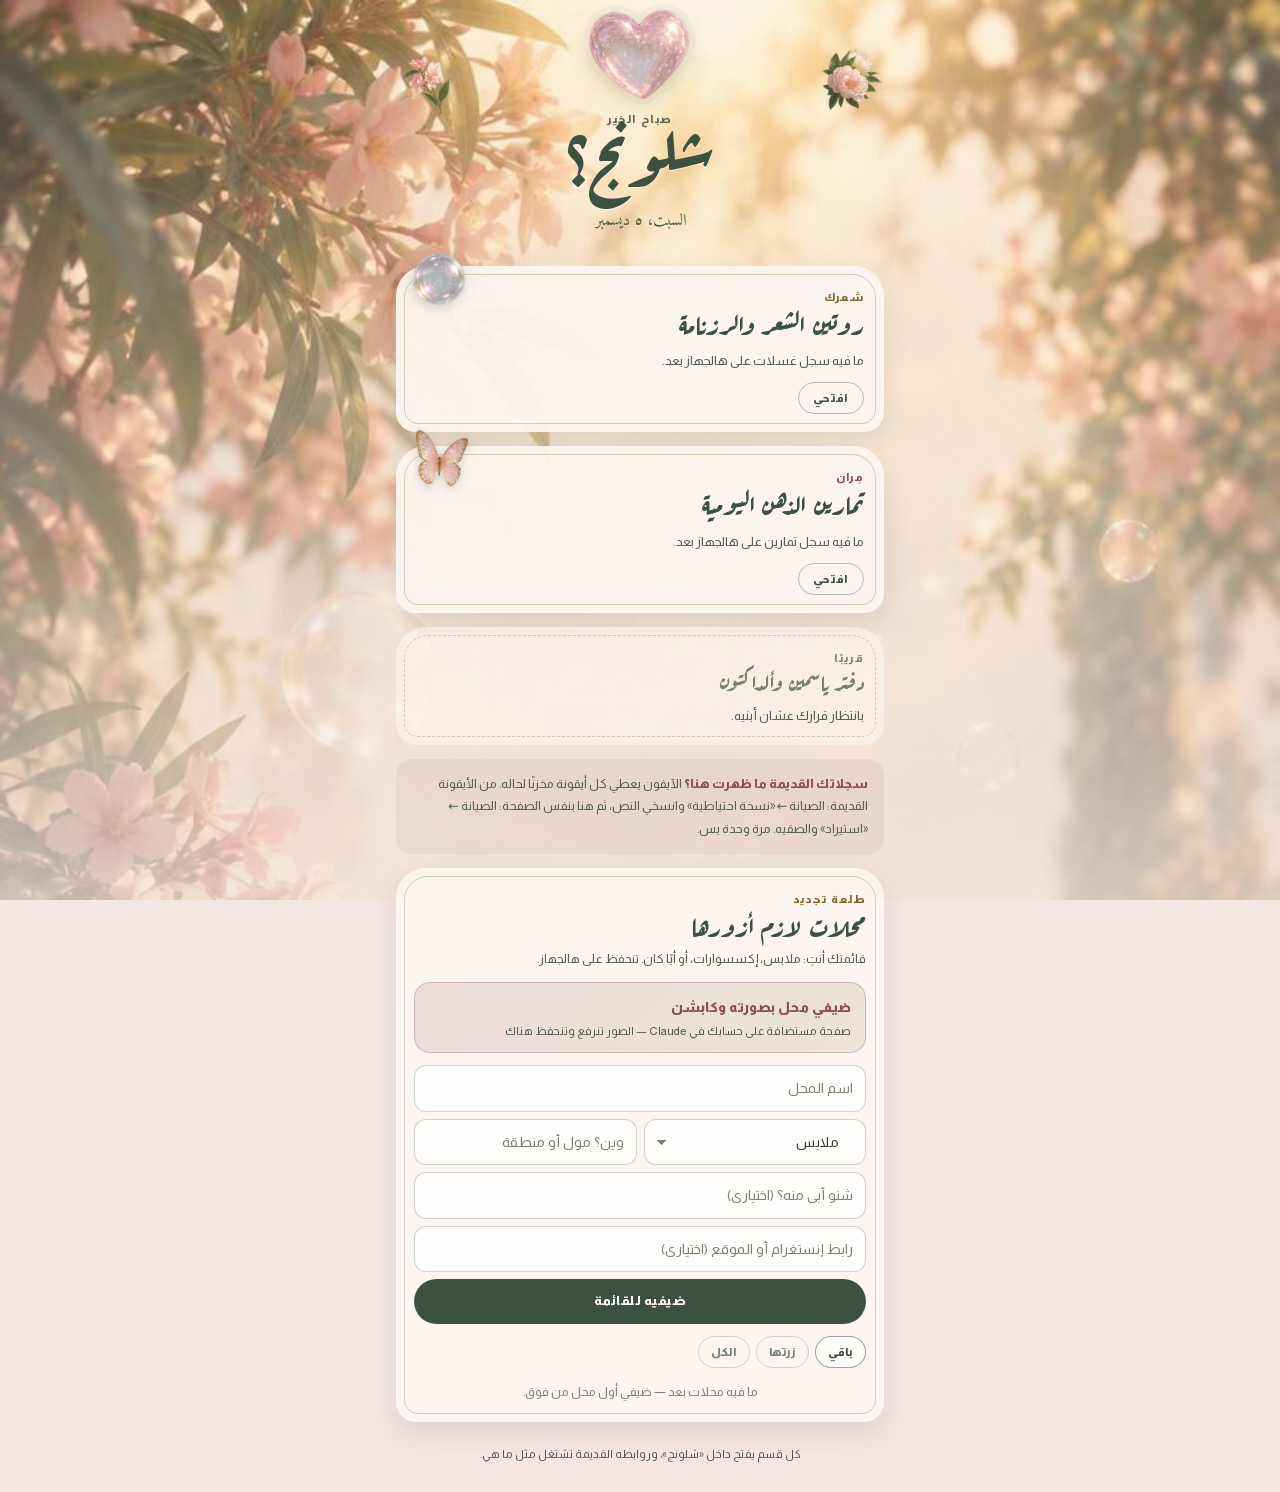
<file: me/index.html>
<!doctype html>
<html lang="ar" dir="rtl">
<meta charset="utf-8">
<meta name="viewport" content="width=device-width,initial-scale=1,viewport-fit=cover">
<meta name="theme-color" content="#F4E6E2">
<meta name="apple-mobile-web-app-capable" content="yes">
<meta name="mobile-web-app-capable" content="yes">
<meta name="apple-mobile-web-app-status-bar-style" content="default">
<meta name="apple-mobile-web-app-title" content="شلونج">
<link rel="manifest" href="manifest.webmanifest">
<link rel="apple-touch-icon" href="apple-touch-icon.png">
<link rel="icon" type="image/png" sizes="192x192" href="icon-192.png">
<title>شلونج</title>
<script>document.documentElement.classList.add('fl');</script>
<link rel="preload" href="../hair/fonts/ArefRuqaa-700-arabic.woff2" as="font" type="font/woff2" crossorigin>
<link rel="preload" href="../hair/fonts/Almarai-400-arabic.woff2" as="font" type="font/woff2" crossorigin>
<link rel="preload" href="../hair/fonts/Almarai-800-arabic.woff2" as="font" type="font/woff2" crossorigin>
<link rel="preload" href="../hair/fonts/Amiri-700-arabic.woff2" as="font" type="font/woff2" crossorigin>
<link rel="preload" href="../hair/gen/garden.jpg" as="image">
<style>
/* نفس خطوط صفحة الشعر، من نفس الملفات — ما ترسم الصفحة الكلام لين توصل */
@font-face{font-family:'Almarai';font-weight:400;font-display:block;src:url(../hair/fonts/Almarai-400-arabic.woff2) format('woff2');unicode-range:U+0600-06FF,U+0750-077F,U+FB50-FDFF,U+FE70-FEFF}
@font-face{font-family:'Almarai';font-weight:400;font-display:block;src:url(../hair/fonts/Almarai-400-latin.woff2) format('woff2');unicode-range:U+0000-00FF,U+2000-206F}
@font-face{font-family:'Almarai';font-weight:800;font-display:block;src:url(../hair/fonts/Almarai-800-arabic.woff2) format('woff2');unicode-range:U+0600-06FF,U+0750-077F,U+FB50-FDFF,U+FE70-FEFF}
@font-face{font-family:'Almarai';font-weight:800;font-display:block;src:url(../hair/fonts/Almarai-800-latin.woff2) format('woff2');unicode-range:U+0000-00FF,U+2000-206F}
@font-face{font-family:'Amiri';font-weight:400;font-display:block;src:url(../hair/fonts/Amiri-400-arabic.woff2) format('woff2');unicode-range:U+0600-06FF,U+0750-077F,U+FB50-FDFF,U+FE70-FEFF}
@font-face{font-family:'Amiri';font-weight:700;font-display:block;src:url(../hair/fonts/Amiri-700-arabic.woff2) format('woff2');unicode-range:U+0600-06FF,U+0750-077F,U+FB50-FDFF,U+FE70-FEFF}
@font-face{font-family:'Aref Ruqaa';font-weight:700;font-display:block;src:url(../hair/fonts/ArefRuqaa-700-arabic.woff2) format('woff2');unicode-range:U+0600-06FF,U+0750-077F,U+FB50-FDFF,U+FE70-FEFF}
</style>
<style>
:root{
  --ink:#2F3A2A;--ink-2:#4E5A48;--ink-3:#77826F;
  --green:#3C5140;--sage:#6B8266;--gold:#836428;--rose:#8E4C58;
  --cream:rgba(252,246,241,.94);--hair:rgba(131,100,40,.28);--haze:#F4E6E2;
  --f-disp:'Aref Ruqaa','Geeza Pro',serif;--f-mid:'Amiri','Geeza Pro',serif;--f-body:'Almarai','Geeza Pro',system-ui,sans-serif;
}
*{box-sizing:border-box}
html{background:var(--haze)}
html.fl .wrap{visibility:hidden}
body{direction:rtl;margin:0;color:var(--ink);font-family:var(--f-body);font-size:15px;line-height:1.75;
  -webkit-text-size-adjust:100%;overflow-x:hidden;background:var(--haze);min-height:100vh}
.bg{position:fixed;inset:0;z-index:0;background:url(../hair/gen/garden.jpg) center top/cover no-repeat;pointer-events:none}
.bg::after{content:'';position:absolute;inset:0;background:linear-gradient(rgba(244,230,226,.05),rgba(244,230,226,.35) 60%,rgba(244,230,226,.7))}
.wrap{position:relative;z-index:1;max-width:520px;margin:0 auto;padding:0 16px calc(28px + env(safe-area-inset-bottom))}
.stk{position:absolute;pointer-events:none;user-select:none;z-index:2;height:auto}
.head{position:relative;text-align:center;padding:calc(110px + env(safe-area-inset-top)) 0 18px}
.head .hero{width:clamp(88px,24vw,112px);top:calc(4px + env(safe-area-inset-top));inset-inline-start:50%;transform:translateX(50%) rotate(-4deg);filter:drop-shadow(0 6px 10px rgba(60,81,64,.18))}
.head .peony{width:clamp(48px,14vw,62px);top:calc(48px + env(safe-area-inset-top));inset-inline-start:2px;transform:rotate(-14deg)}
.head .branch{width:clamp(40px,12vw,52px);top:calc(56px + env(safe-area-inset-top));inset-inline-end:4px;transform:rotate(16deg)}
.eyebrow{display:block;font-size:11px;font-weight:800;letter-spacing:.14em;color:var(--green);opacity:.85}
h1{font-family:var(--f-disp);font-size:clamp(46px,13vw,64px);font-weight:700;line-height:1.1;margin:2px 0 4px;color:var(--green);
  text-shadow:0 1px 0 rgba(255,255,255,.7)}
.date{margin:0;font-family:var(--f-mid);font-size:16px;color:var(--ink-2)}
main{display:flex;flex-direction:column;gap:14px;margin-top:14px}
.tile{position:relative;display:block;text-decoration:none;color:var(--ink);background:var(--cream);
  border-radius:30px 30px 20px 20px;padding:22px 20px 18px;box-shadow:0 10px 26px rgba(60,81,64,.12);
  -webkit-tap-highlight-color:transparent;transition:transform .12s}
.tile::after{content:'';position:absolute;inset:8px;border:1px solid var(--hair);border-radius:24px 24px 14px 14px;pointer-events:none}
.tile:active{transform:scale(.985)}
.tile .stk{width:58px;top:-16px;inset-inline-end:14px;transform:rotate(8deg);filter:drop-shadow(0 4px 6px rgba(60,81,64,.18))}
.tile .k{display:block;font-size:11px;font-weight:800;letter-spacing:.12em;color:var(--gold)}
.tile.miran .k{color:var(--rose)}
.tile .t{display:block;font-family:var(--f-disp);font-size:27px;font-weight:700;line-height:1.3;color:var(--green);margin:2px 0 6px}
.tile .s{display:block;font-size:13px;color:var(--ink-2);line-height:1.7;min-height:1.7em}
.tile .s b{color:var(--ink);font-weight:800}
.tile .s em{font-style:normal;color:var(--rose);font-weight:800}
.tile .go{display:inline-block;margin-top:10px;font-size:11.5px;font-weight:800;letter-spacing:.06em;color:var(--green);
  border:1px solid rgba(60,81,64,.35);border-radius:999px;padding:5px 14px}
.tile.soon{background:rgba(252,246,241,.62);box-shadow:none}
.tile.soon::after{border-style:dashed}
.tile.soon .t{color:var(--ink-3);font-size:22px}
.tile.soon .k{color:var(--ink-3)}
.note{background:rgba(142,76,88,.08);border-radius:16px;padding:14px 16px;font-size:12.5px;line-height:1.8;color:var(--ink-2)}
.note b{color:var(--rose);font-weight:800}
/* ══ محلات لازم أزورها ═══════════════════════════════════════════ */
.card{position:relative;background:var(--cream);border-radius:30px 30px 20px 20px;padding:22px 18px 18px;box-shadow:0 10px 26px rgba(60,81,64,.12)}
.card::after{content:'';position:absolute;inset:8px;border:1px solid var(--hair);border-radius:24px 24px 14px 14px;pointer-events:none}
.card>*{position:relative;z-index:1}
.card .k{display:block;font-size:11px;font-weight:800;letter-spacing:.12em;color:var(--gold)}
.card .t{display:block;font-family:var(--f-disp);font-size:27px;font-weight:700;line-height:1.3;color:var(--green);margin:2px 0 2px}
.card .s{display:block;font-size:12.5px;color:var(--ink-2);margin-bottom:12px}
.photobtn{display:block;text-decoration:none;background:linear-gradient(135deg,rgba(142,76,88,.14),rgba(131,100,40,.12));border:1px solid rgba(142,76,88,.3);border-radius:16px;padding:12px 14px;margin-bottom:12px;-webkit-tap-highlight-color:transparent}
.photobtn b{display:block;font-size:14px;font-weight:800;color:var(--rose)}
.photobtn span{display:block;font-size:11.5px;color:var(--ink-2);line-height:1.6;margin-top:2px}
.photobtn:active{opacity:.85}
.addshop{display:flex;flex-direction:column;gap:7px;margin-bottom:12px}
.addshop .row{display:grid;grid-template-columns:minmax(0,1fr) minmax(0,1fr);gap:7px}
.addshop input,.addshop select{width:100%;min-width:0;font:inherit;font-size:14px;color:var(--ink);background:rgba(255,255,255,.75);
  border:1px solid rgba(60,81,64,.25);border-radius:12px;padding:10px 12px;-webkit-appearance:none;appearance:none}
.addshop select{background-image:linear-gradient(45deg,transparent 50%,var(--ink-3) 50%),linear-gradient(135deg,var(--ink-3) 50%,transparent 50%);
  background-position:calc(12px) 50%,calc(12px + 5px) 50%;background-size:5px 5px;background-repeat:no-repeat;padding-inline-start:26px}
.addshop input::placeholder{color:var(--ink-3)}
.addshop button{font:inherit;font-size:13px;font-weight:800;letter-spacing:.04em;color:#fff;background:var(--green);border:0;border-radius:999px;padding:11px 16px;cursor:pointer;-webkit-tap-highlight-color:transparent}
.addshop button:active{opacity:.85}
.filters{display:flex;gap:6px;margin-bottom:10px}
.filters button{font:inherit;font-size:11.5px;font-weight:800;color:var(--ink-3);background:none;border:1px solid rgba(60,81,64,.22);border-radius:999px;padding:5px 12px;cursor:pointer;-webkit-tap-highlight-color:transparent}
.filters button.on{color:var(--green);border-color:rgba(60,81,64,.5);background:rgba(255,255,255,.7)}
.shoplist{list-style:none;margin:0;padding:0;display:flex;flex-direction:column;gap:8px}
.shop{background:rgba(255,255,255,.62);border:1px solid rgba(60,81,64,.14);border-radius:16px;padding:11px 13px}
.shop.done{opacity:.62}
.shop.done .nm{text-decoration:line-through;text-decoration-color:rgba(142,76,88,.6)}
.shop .nm{font-size:15.5px;font-weight:800;color:var(--ink)}
.shop .chip{display:inline-block;margin-inline-start:6px;font-size:10.5px;font-weight:800;letter-spacing:.04em;border-radius:999px;padding:2px 8px;vertical-align:middle;
  color:var(--gold);background:rgba(131,100,40,.1)}
.shop .chip.c2{color:var(--rose);background:rgba(142,76,88,.1)}
.shop .chip.c3{color:var(--green);background:rgba(60,81,64,.1)}
.shop .chip.c4{color:#6E5A8C;background:rgba(110,90,140,.12)}
.shop .chip.c5{color:#4E6E8C;background:rgba(78,110,140,.12)}
.shop .chip.c6{color:var(--ink-3);background:rgba(119,130,111,.14)}
.shop .meta{display:block;font-size:12px;color:var(--ink-2);line-height:1.6;margin-top:2px}
.shop .meta em{font-style:normal;color:var(--ink-3)}
.shop .acts{display:flex;flex-wrap:wrap;gap:6px;margin-top:8px}
.shop .ib{font:inherit;font-size:11.5px;font-weight:800;color:var(--green);background:rgba(255,255,255,.8);border:1px solid rgba(60,81,64,.28);border-radius:999px;padding:5px 11px;text-decoration:none;cursor:pointer;-webkit-tap-highlight-color:transparent}
.shop .ib.danger{color:var(--rose);border-color:rgba(142,76,88,.3)}
.shop .ib.warn{color:#fff;background:var(--rose);border-color:var(--rose)}
.empty{margin:4px 0 0;font-size:12.5px;color:var(--ink-3);text-align:center}
footer{margin-top:22px;text-align:center;font-size:11.5px;color:var(--ink-2)}
</style>
<body>
<div class="bg" aria-hidden="true"></div>
<div class="wrap">
  <header class="head">
    <img class="stk hero" src="../hair/st/heartbub.png" alt="" width="195" height="176">
    <img class="stk peony" src="../hair/st/peonywhite.png" alt="" width="268" height="276">
    <img class="stk branch" src="../hair/st/branch.png" alt="" width="235" height="255">
    <span class="eyebrow" id="greet">صباح الخير</span>
    <h1>شلونج؟</h1>
    <p class="date" id="date">—</p>
  </header>

  <main>
    <a class="tile hair" href="../hair/#log" data-go>
      <img class="stk" src="../hair/st/bubble.png" alt="" width="194" height="194">
      <span class="k">شعرك</span>
      <b class="t">روتين الشعر والرزنامة</b>
      <span class="s" id="hairS">—</span>
      <span class="go">افتحي</span>
    </a>
    <a class="tile miran" href="../miran/" data-go>
      <img class="stk" src="../hair/st/butterfly.png" alt="" width="222" height="221">
      <span class="k">مِران</span>
      <b class="t">تمارين الذهن اليومية</b>
      <span class="s" id="miranS">—</span>
      <span class="go">افتحي</span>
    </a>
    <div class="tile soon">
      <span class="k">قريبًا</span>
      <b class="t">دفتر ياسمين وألداكتون</b>
      <span class="s">بانتظار قرارك عشان أبنيه.</span>
    </div>
    <section class="note" id="moveNote" hidden>
      <b>سجلاتك القديمة ما ظهرت هنا؟</b> الآيفون يعطي كل أيقونة مخزنًا لحاله. من الأيقونة القديمة: الصيانة ← «نسخة احتياطية» وانسخي النص، ثم هنا بنفس الصفحة: الصيانة ← «استيراد» والصقيه. مرة وحدة بس.
    </section>
    <section class="card shops" id="shops">
      <span class="k">طلعة تجديد</span>
      <b class="t">محلات لازم أزورها</b>
      <span class="s" id="shopCount">قائمتك أنتِ: ملابس، إكسسوارات، أو أيًا كان. تنحفظ على هالجهاز.</span>
      <a class="photobtn" href="https://claude.ai/artifact/Tt147uhcVjqVGWZkxaDHHu" target="_blank" rel="noopener">
        <b>ضيفي محل بصورته وكابشن</b>
        <span>صفحة مستضافة على حسابك في Claude — الصور تنرفع وتنحفظ هناك</span>
      </a>
      <form class="addshop" id="shopForm" autocomplete="off">
        <input name="name" placeholder="اسم المحل" maxlength="40" required>
        <div class="row">
          <select name="cat" aria-label="التصنيف">
            <option value="1">ملابس</option>
            <option value="2">إكسسوارات</option>
            <option value="3">أحذية وشنط</option>
            <option value="4">عناية وجمال</option>
            <option value="5">بيت</option>
            <option value="6">غيره</option>
          </select>
          <input name="place" placeholder="وين؟ مول أو منطقة" maxlength="30">
        </div>
        <input name="note" placeholder="شنو أبي منه؟ (اختياري)" maxlength="80">
        <input name="link" placeholder="رابط إنستغرام أو الموقع (اختياري)" inputmode="url" maxlength="200">
        <button type="submit">ضيفيه للقائمة</button>
      </form>
      <div class="filters" id="shopFilters">
        <button type="button" data-f="todo" class="on">باقي</button>
        <button type="button" data-f="done">زرتها</button>
        <button type="button" data-f="all">الكل</button>
      </div>
      <ul class="shoplist" id="shopList"></ul>
      <p class="empty" id="shopEmpty">ما فيه محلات بعد — ضيفي أول محل من فوق.</p>
    </section>
  </main>
  <footer>كل قسم يفتح داخل «شلونج»، وروابطه القديمة تشتغل مثل ما هي.</footer>
</div>

<script>
(function(){
  var AR='٠١٢٣٤٥٦٧٨٩';
  function ar(n){ return String(n).replace(/\d/g,function(d){ return AR[+d]; }); }
  function key(d){ return d.getFullYear()+'-'+('0'+(d.getMonth()+1)).slice(-2)+'-'+('0'+d.getDate()).slice(-2); }
  function daysAgo(k){ var p=k.split('-'), d=new Date(+p[0],+p[1]-1,+p[2],12), t=new Date(); t.setHours(12,0,0,0); return Math.round((t-d)/86400000); }
  function ago(n){ if(n<=0) return 'اليوم'; if(n===1) return 'أمس'; if(n===2) return 'قبل يومين'; if(n<=10) return 'قبل '+ar(n)+' أيام'; return 'قبل '+ar(n)+' يوم'; }
  function get(k){ try{ return JSON.parse(localStorage.getItem(k)||'null'); }catch(e){ return null; } }

  /* التحية والتاريخ */
  var h=new Date().getHours();
  document.getElementById('greet').textContent = h<12?'صباح الخير':'مساء الخير';
  try{ document.getElementById('date').textContent = new Date().toLocaleDateString('ar-KW',{weekday:'long',day:'numeric',month:'long'}); }
  catch(e){ document.getElementById('date').textContent = key(new Date()); }

  var missing=0;

  /* الشعر: آخر غسلة وعدد هالأسبوع */
  var hs=document.getElementById('hairS'), store=get('rawan-hair-log-v1')||{};
  var keys=Object.keys(store).filter(function(k){ return store[k]&&store[k].t; }).sort();
  if(!keys.length){ hs.textContent='ما فيه سجل غسلات على هالجهاز بعد.'; missing++; }
  else{
    var last=keys[keys.length-1], n=daysAgo(last), type=store[last].t==='r'?'عناية عميقة':'طبيعية';
    var week=keys.filter(function(k){ var d=daysAgo(k); return d>=0&&d<7; }).length;
    hs.innerHTML='آخر غسلة <b>'+type+'</b> · '+ago(n)+' — آخر ٧ أيام: <b>'+ar(week)+'</b> من ٣'+(week>=3?' <em>— وصلتي السقف</em>':'');
  }

  /* مِران: اليوم وآخر مرة */
  var ms=document.getElementById('miranS'), S=get('miran.v1')||{}, days=S.days||{};
  var today=key(new Date()), doneToday=Object.keys(days[today]||{}).length;
  var active=Object.keys(days).filter(function(k){ return days[k]&&Object.keys(days[k]).length; }).sort();
  if(doneToday>0){ ms.innerHTML='اليوم: <b>'+ar(doneToday)+'</b> '+(doneToday===1?'تمرين':'تمارين')+' ✓'; }
  else if(active.length){ ms.innerHTML='ما بدأتي اليوم. آخر تمرين '+ago(daysAgo(active[active.length-1]))+'.'; }
  else { ms.textContent='ما فيه سجل تمارين على هالجهاز بعد.'; missing++; }
  if(missing) document.getElementById('moveNote').hidden=false;

  /* علامة إن الفتح جاي من شلونج — عشان زر الرجوع يظهر هناك */
  Array.prototype.forEach.call(document.querySelectorAll('[data-go]'),function(a){
    a.addEventListener('click',function(){ try{ sessionStorage.setItem('shl','1'); }catch(e){} });
  });
})();

/* ══ محلات لازم أزورها ══ */
(function(){
  var K='shl-shops-v1', CATS={1:'ملابس',2:'إكسسوارات',3:'أحذية وشنط',4:'عناية وجمال',5:'بيت',6:'غيره'};
  var AR='٠١٢٣٤٥٦٧٨٩'; function ar(n){ return String(n).replace(/\d/g,function(d){ return AR[+d]; }); }
  function today(){ var d=new Date(); return d.getFullYear()+'-'+('0'+(d.getMonth()+1)).slice(-2)+'-'+('0'+d.getDate()).slice(-2); }
  function load(){ try{ var a=JSON.parse(localStorage.getItem(K)||'[]'); return Array.isArray(a)?a:[]; }catch(e){ return []; } }
  function save(){ try{ localStorage.setItem(K,JSON.stringify(items)); }catch(e){} }
  function esc(t){ return String(t).replace(/[&<>"']/g,function(c){ return {'&':'&amp;','<':'&lt;','>':'&gt;','"':'&quot;',"'":'&#39;'}[c]; }); }
  function safeUrl(u){ u=String(u||'').trim(); if(!u) return ''; if(!/^https?:\/\//i.test(u)) u='https://'+u; try{ var x=new URL(u); return (x.protocol==='https:'||x.protocol==='http:')?x.href:''; }catch(e){ return ''; } }
  var items=load(), filter='todo';
  var list=document.getElementById('shopList'), empty=document.getElementById('shopEmpty'), count=document.getElementById('shopCount'), form=document.getElementById('shopForm');

  function render(){
    var todo=items.filter(function(i){ return !i.done; }).length, done=items.length-todo;
    count.textContent = items.length ? ('باقي '+ar(todo)+' · زرتي '+ar(done)) : 'قائمتك أنتِ: ملابس، إكسسوارات، أو أيًا كان. تنحفظ على هالجهاز.';
    var show=items.filter(function(i){ return filter==='all' || (filter==='done'?!!i.done:!i.done); });
    list.innerHTML=show.map(function(i){
      var maps='https://maps.apple.com/?q='+encodeURIComponent(i.name+(i.place?' '+i.place:'')+' Kuwait');
      var meta=[i.place?('<em>وين:</em> '+esc(i.place)):'', i.note?('<em>أبي:</em> '+esc(i.note)):'', i.done?('<em>زرتيها</em> '+ar(i.done)):''].filter(Boolean).join(' · ');
      return '<li class="shop'+(i.done?' done':'')+'" data-id="'+i.id+'">'
        +'<div><span class="nm">'+esc(i.name)+'</span><span class="chip c'+i.cat+'">'+(CATS[i.cat]||'غيره')+'</span>'
        +(meta?'<span class="meta">'+meta+'</span>':'')+'</div>'
        +'<div class="acts">'
        +'<a class="ib" href="'+maps+'" target="_blank" rel="noopener">الخريطة</a>'
        +(i.link?'<a class="ib" href="'+esc(i.link)+'" target="_blank" rel="noopener">الرابط</a>':'')
        +(i.done?'<button type="button" class="ib" data-act="undo">رجّعيها للقائمة</button>':'<button type="button" class="ib" data-act="done">زرتها ✓</button>')
        +'<button type="button" class="ib danger" data-act="del">حذف</button>'
        +'</div></li>';
    }).join('');
    empty.hidden = show.length>0;
    empty.textContent = items.length ? (filter==='done'?'ما زرتي ولا محل بعد.':'خلّصتي القائمة كلها ✓') : 'ما فيه محلات بعد — ضيفي أول محل من فوق.';
  }

  form.addEventListener('submit',function(e){
    e.preventDefault();
    var name=form.name.value.trim(); if(!name) return;
    items.unshift({ id:Date.now().toString(36), name:name, cat:form.cat.value, place:form.place.value.trim(), note:form.note.value.trim(), link:safeUrl(form.link.value), added:today(), done:'' });
    save(); form.reset(); filter='todo'; syncFilters(); render();
  });
  var armed=null, armT=null;
  list.addEventListener('click',function(e){
    var b=e.target.closest('[data-act]'); if(!b) return;
    var li=b.closest('.shop'), id=li&&li.dataset.id, it=items.filter(function(i){ return i.id===id; })[0]; if(!it) return;
    var act=b.dataset.act;
    if(act==='done'){ it.done=today(); save(); render(); }
    else if(act==='undo'){ it.done=''; save(); render(); }
    else if(act==='del'){
      if(armed!==id){ armed=id; b.textContent='متأكدة؟ اضغطي مرة ثانية'; b.classList.add('warn'); clearTimeout(armT); armT=setTimeout(function(){ armed=null; render(); },3000); return; }
      clearTimeout(armT); armed=null; items=items.filter(function(i){ return i.id!==id; }); save(); render();
    }
  });
  var fb=document.querySelectorAll('#shopFilters button');
  function syncFilters(){ Array.prototype.forEach.call(fb,function(b){ b.classList.toggle('on',b.dataset.f===filter); }); }
  Array.prototype.forEach.call(fb,function(b){ b.addEventListener('click',function(){ filter=b.dataset.f; syncFilters(); render(); }); });
  render();
})();

/* الخطوط قبل الكلام */
(function(){
  var h=document.documentElement, done=false;
  function reveal(){ if(done) return; done=true; h.classList.remove('fl'); }
  var t=setTimeout(reveal,2500);
  if(document.fonts && document.fonts.load){
    Promise.all([
      document.fonts.load('700 1em "Aref Ruqaa"','شلونج'),
      document.fonts.load('400 1em "Almarai"','شلونج'),
      document.fonts.load('800 1em "Almarai"','شلونج'),
      document.fonts.load('400 1em "Amiri"','١٢٣ شلونج'),
      document.fonts.load('700 1em "Amiri"','١٢٣')
    ]).then(function(){ clearTimeout(t); reveal(); }, function(){ clearTimeout(t); reveal(); });
  } else reveal();
})();

if('serviceWorker' in navigator){ window.addEventListener('load',function(){ navigator.serviceWorker.register('../sw.js',{scope:'../'}).catch(function(){}); }); }
</script>
</html>
</file>
